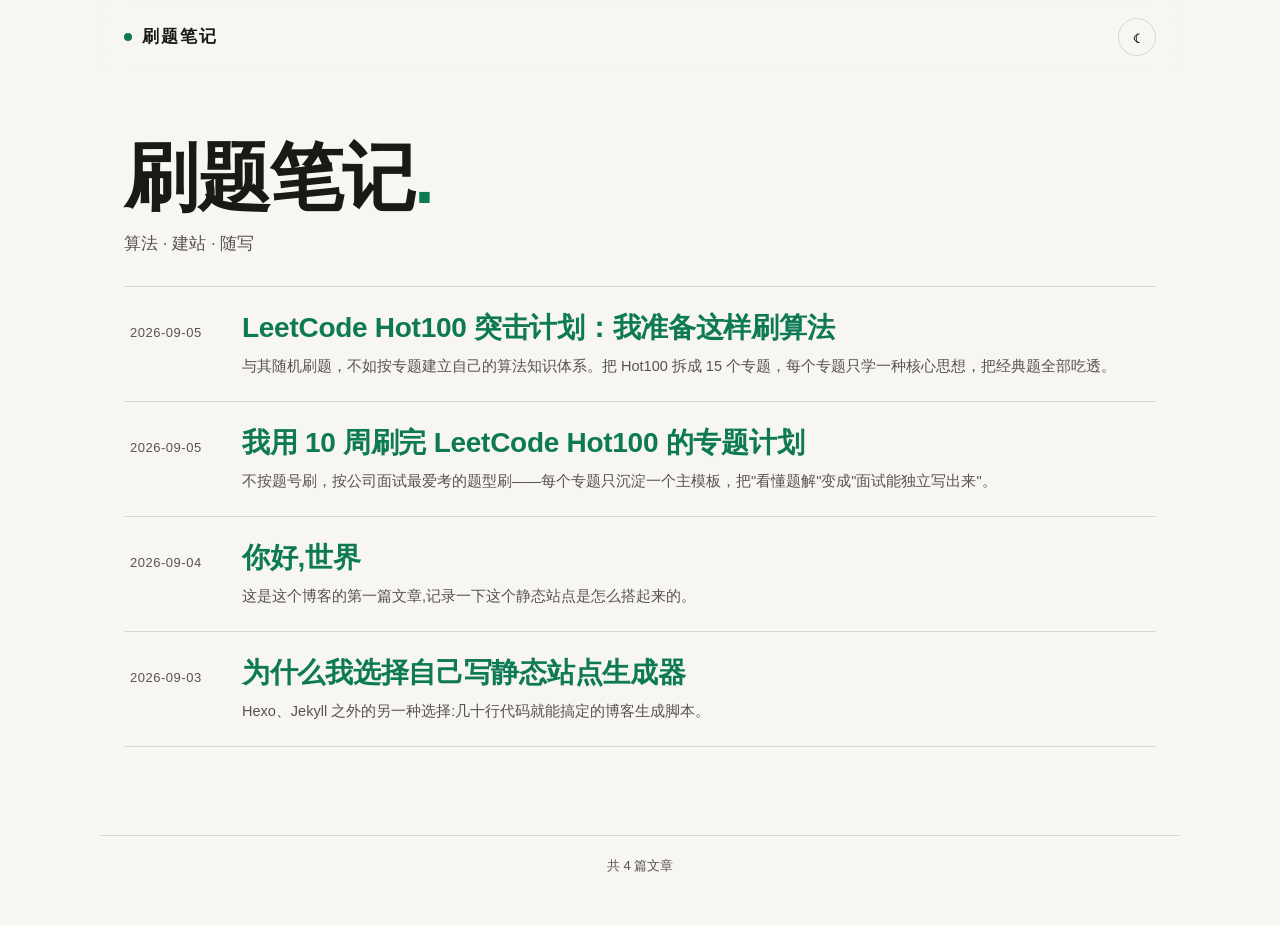
<file: index.html>
<!DOCTYPE html>
<html lang="zh-CN"><head><meta charset="UTF-8">
<meta name="viewport" content="width=device-width,initial-scale=1">
<title>刷题笔记</title>
<link rel="stylesheet" href="style.css">
</head><body>
<div class="scroll-progress" id="scroll-progress" aria-hidden="true"></div>
<header class="site">
  <a class="brand" href="index.html">刷题笔记</a>
  <div class="head-actions">
    <button class="icon-btn" id="theme-toggle" type="button" aria-label="切换深浅主题">☾</button>
  </div>
</header>
<div class="hero">
  <h1>刷题笔记<span class="dot">.</span></h1>
  <p class="tagline">算法 · 建站 · 随写</p>
</div>
<main><ul class="post-list"><li><time>2026-09-05</time><a class="entry" href="2026-09-05-hot100-roadmap.html"><h2>LeetCode Hot100 突击计划：我准备这样刷算法</h2><p class="excerpt">与其随机刷题，不如按专题建立自己的算法知识体系。把 Hot100 拆成 15 个专题，每个专题只学一种核心思想，把经典题全部吃透。</p></a></li><li><time>2026-09-05</time><a class="entry" href="2026-09-05-leetcode-hot100-plan.html"><h2>我用 10 周刷完 LeetCode Hot100 的专题计划</h2><p class="excerpt">不按题号刷，按公司面试最爱考的题型刷——每个专题只沉淀一个主模板，把"看懂题解"变成"面试能独立写出来"。</p></a></li><li><time>2026-09-04</time><a class="entry" href="2026-09-04-hello-world.html"><h2>你好,世界</h2><p class="excerpt">这是这个博客的第一篇文章,记录一下这个静态站点是怎么搭起来的。</p></a></li><li><time>2026-09-03</time><a class="entry" href="2026-09-03-static-site-notes.html"><h2>为什么我选择自己写静态站点生成器</h2><p class="excerpt">Hexo、Jekyll 之外的另一种选择:几十行代码就能搞定的博客生成脚本。</p></a></li></ul>
<nav class="pagination"></nav></main>
<footer>共 4 篇文章</footer>
<button class="top-btn" id="back-to-top" type="button" aria-label="回到顶部" hidden>↑</button>
<script src="script.js"></script>
</body></html>
</file>
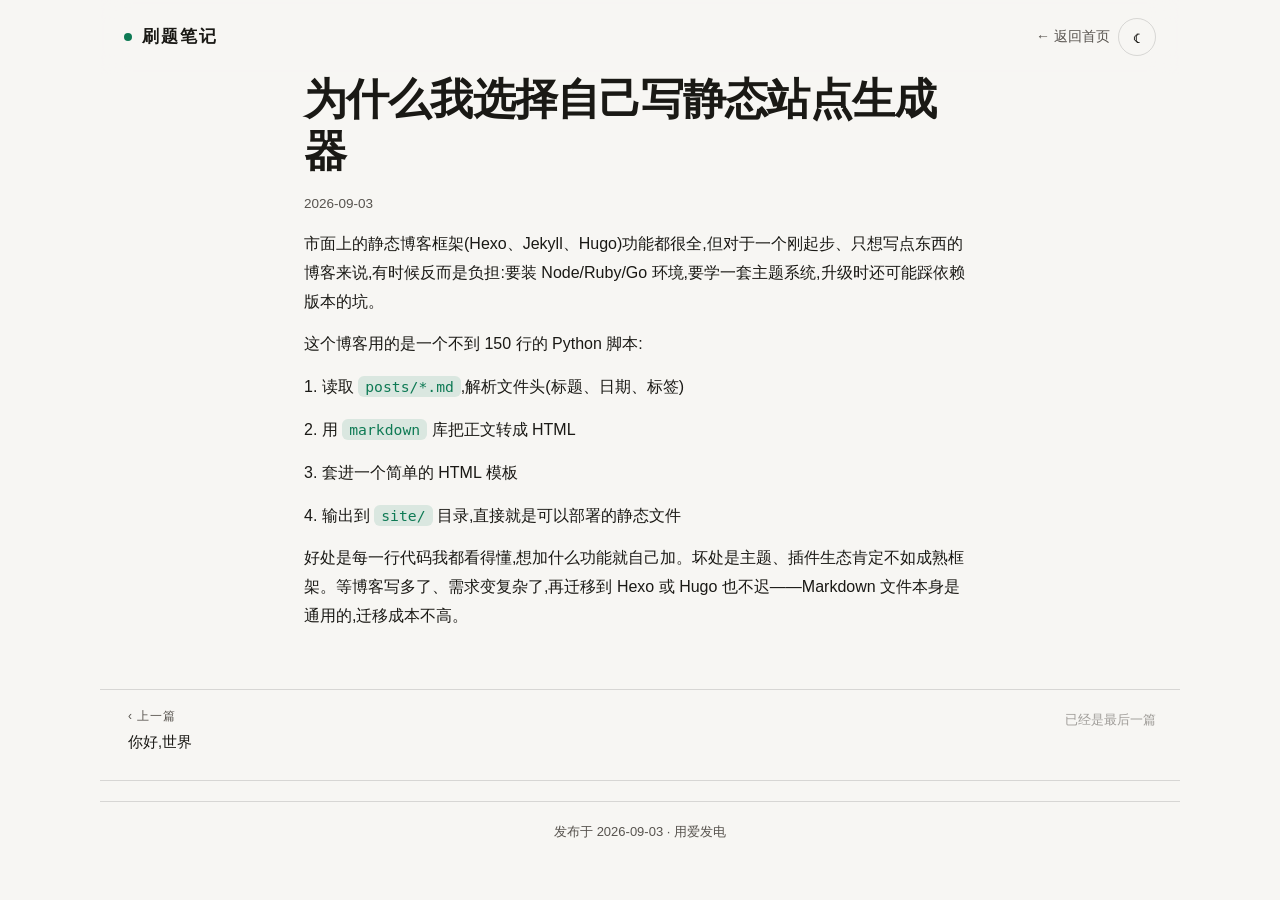
<file: 2026-09-03-static-site-notes.html>
<!DOCTYPE html>
<html lang="zh-CN"><head><meta charset="UTF-8">
<meta name="viewport" content="width=device-width,initial-scale=1">
<title>为什么我选择自己写静态站点生成器 · 刷题笔记</title>
<link rel="stylesheet" href="style.css">
</head><body>
<div class="scroll-progress" id="scroll-progress" aria-hidden="true"></div>
<header class="site">
  <a class="brand" href="index.html">刷题笔记</a>
  <div class="head-actions">
    <a class="back-link" href="index.html">← 返回首页</a>
    <button class="icon-btn" id="theme-toggle" type="button" aria-label="切换深浅主题">☾</button>
  </div>
</header>
<main class="post no-toc">
  <article class="post-body">
    <h1>为什么我选择自己写静态站点生成器</h1>
    <p class="post-date">2026-09-03</p>
    <p>市面上的静态博客框架(Hexo、Jekyll、Hugo)功能都很全,但对于一个刚起步、只想写点东西的博客来说,有时候反而是负担:要装 Node/Ruby/Go 环境,要学一套主题系统,升级时还可能踩依赖版本的坑。</p>
<p>这个博客用的是一个不到 150 行的 Python 脚本:</p>
<p>1. 读取 <code>posts/*.md</code>,解析文件头(标题、日期、标签)</p>
<p>2. 用 <code>markdown</code> 库把正文转成 HTML</p>
<p>3. 套进一个简单的 HTML 模板</p>
<p>4. 输出到 <code>site/</code> 目录,直接就是可以部署的静态文件</p>
<p>好处是每一行代码我都看得懂,想加什么功能就自己加。坏处是主题、插件生态肯定不如成熟框架。等博客写多了、需求变复杂了,再迁移到 Hexo 或 Hugo 也不迟——Markdown 文件本身是通用的,迁移成本不高。</p>
  </article>
  
</main>
<nav class="pager">
  <span class="prev"><a href="2026-09-04-hello-world.html" title="你好,世界"><span class="lbl">‹ 上一篇</span>你好,世界</a></span>
  <span class="next"><span class="disabled">已经是最后一篇</span></span>
</nav>
<footer>发布于 2026-09-03 · 用爱发电</footer>
<button class="top-btn" id="back-to-top" type="button" aria-label="回到顶部" hidden>↑</button>
<script src="script.js"></script>
</body></html>
</file>
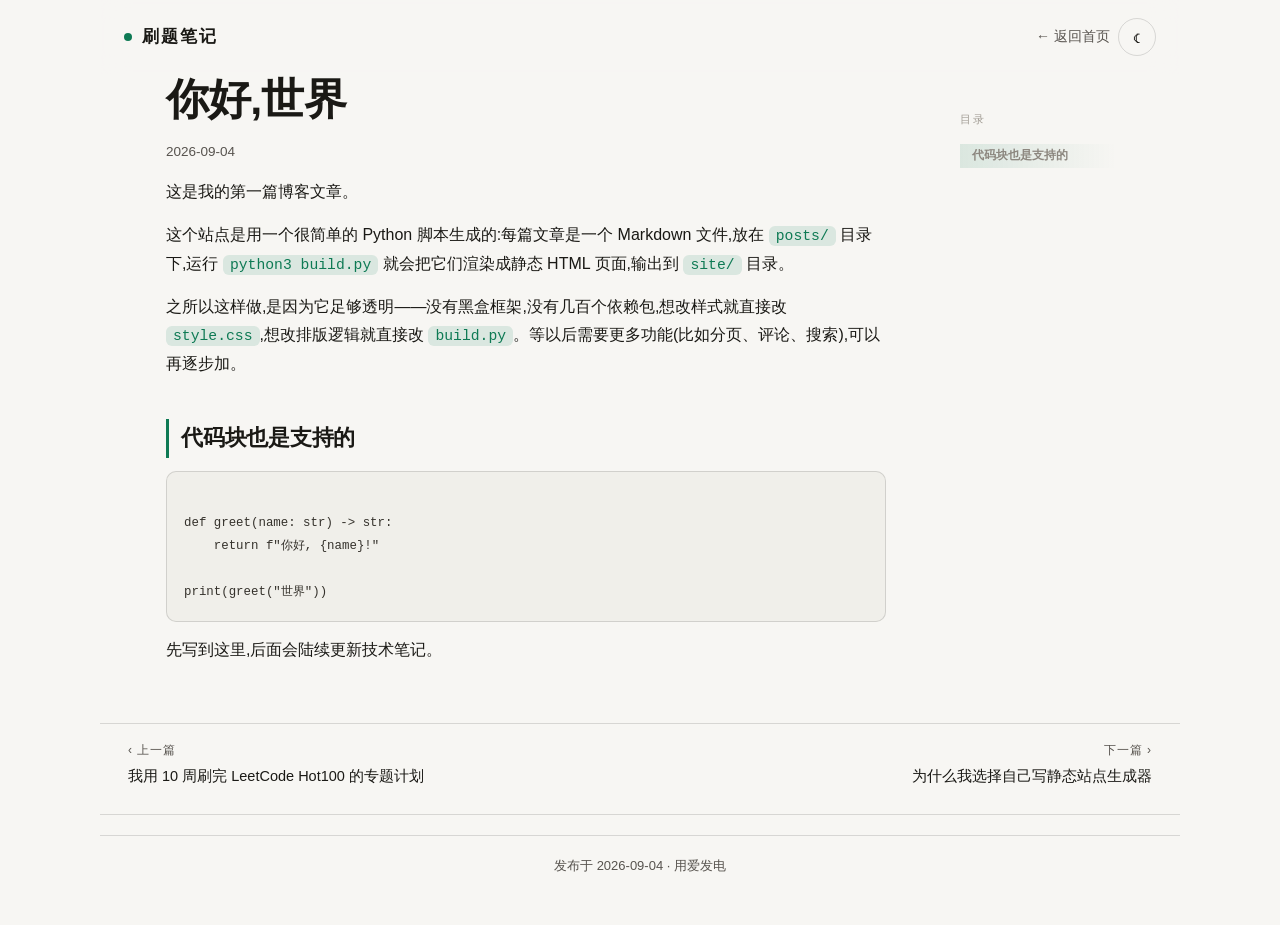
<file: 2026-09-04-hello-world.html>
<!DOCTYPE html>
<html lang="zh-CN"><head><meta charset="UTF-8">
<meta name="viewport" content="width=device-width,initial-scale=1">
<title>你好,世界 · 刷题笔记</title>
<link rel="stylesheet" href="style.css">
</head><body>
<div class="scroll-progress" id="scroll-progress" aria-hidden="true"></div>
<header class="site">
  <a class="brand" href="index.html">刷题笔记</a>
  <div class="head-actions">
    <a class="back-link" href="index.html">← 返回首页</a>
    <button class="icon-btn" id="theme-toggle" type="button" aria-label="切换深浅主题">☾</button>
  </div>
</header>
<main class="post">
  <article class="post-body">
    <h1>你好,世界</h1>
    <p class="post-date">2026-09-04</p>
    <p>这是我的第一篇博客文章。</p>
<p>这个站点是用一个很简单的 Python 脚本生成的:每篇文章是一个 Markdown 文件,放在 <code>posts/</code> 目录下,运行 <code>python3 build.py</code> 就会把它们渲染成静态 HTML 页面,输出到 <code>site/</code> 目录。</p>
<p>之所以这样做,是因为它足够透明——没有黑盒框架,没有几百个依赖包,想改样式就直接改 <code>style.css</code>,想改排版逻辑就直接改 <code>build.py</code>。等以后需要更多功能(比如分页、评论、搜索),可以再逐步加。</p>
<h2 id="sec-1">代码块也是支持的</h2>
<pre><code>
def greet(name: str) -&gt; str:
    return f&quot;你好, {name}!&quot;

print(greet(&quot;世界&quot;))
</code></pre>
<p>先写到这里,后面会陆续更新技术笔记。</p>
  </article>
  <aside class="toc" aria-label="目录"><p class="toc-title">目录</p><ol class="toc-list"><li class="toc-h2"><a href="#sec-1">代码块也是支持的</a></li></ol></aside>
</main>
<nav class="pager">
  <span class="prev"><a href="2026-09-05-leetcode-hot100-plan.html" title="我用 10 周刷完 LeetCode Hot100 的专题计划"><span class="lbl">‹ 上一篇</span>我用 10 周刷完 LeetCode Hot100 的专题计划</a></span>
  <span class="next"><a href="2026-09-03-static-site-notes.html" title="为什么我选择自己写静态站点生成器"><span class="lbl">下一篇 ›</span>为什么我选择自己写静态站点生成器</a></span>
</nav>
<footer>发布于 2026-09-04 · 用爱发电</footer>
<button class="top-btn" id="back-to-top" type="button" aria-label="回到顶部" hidden>↑</button>
<script src="script.js"></script>
</body></html>
</file>
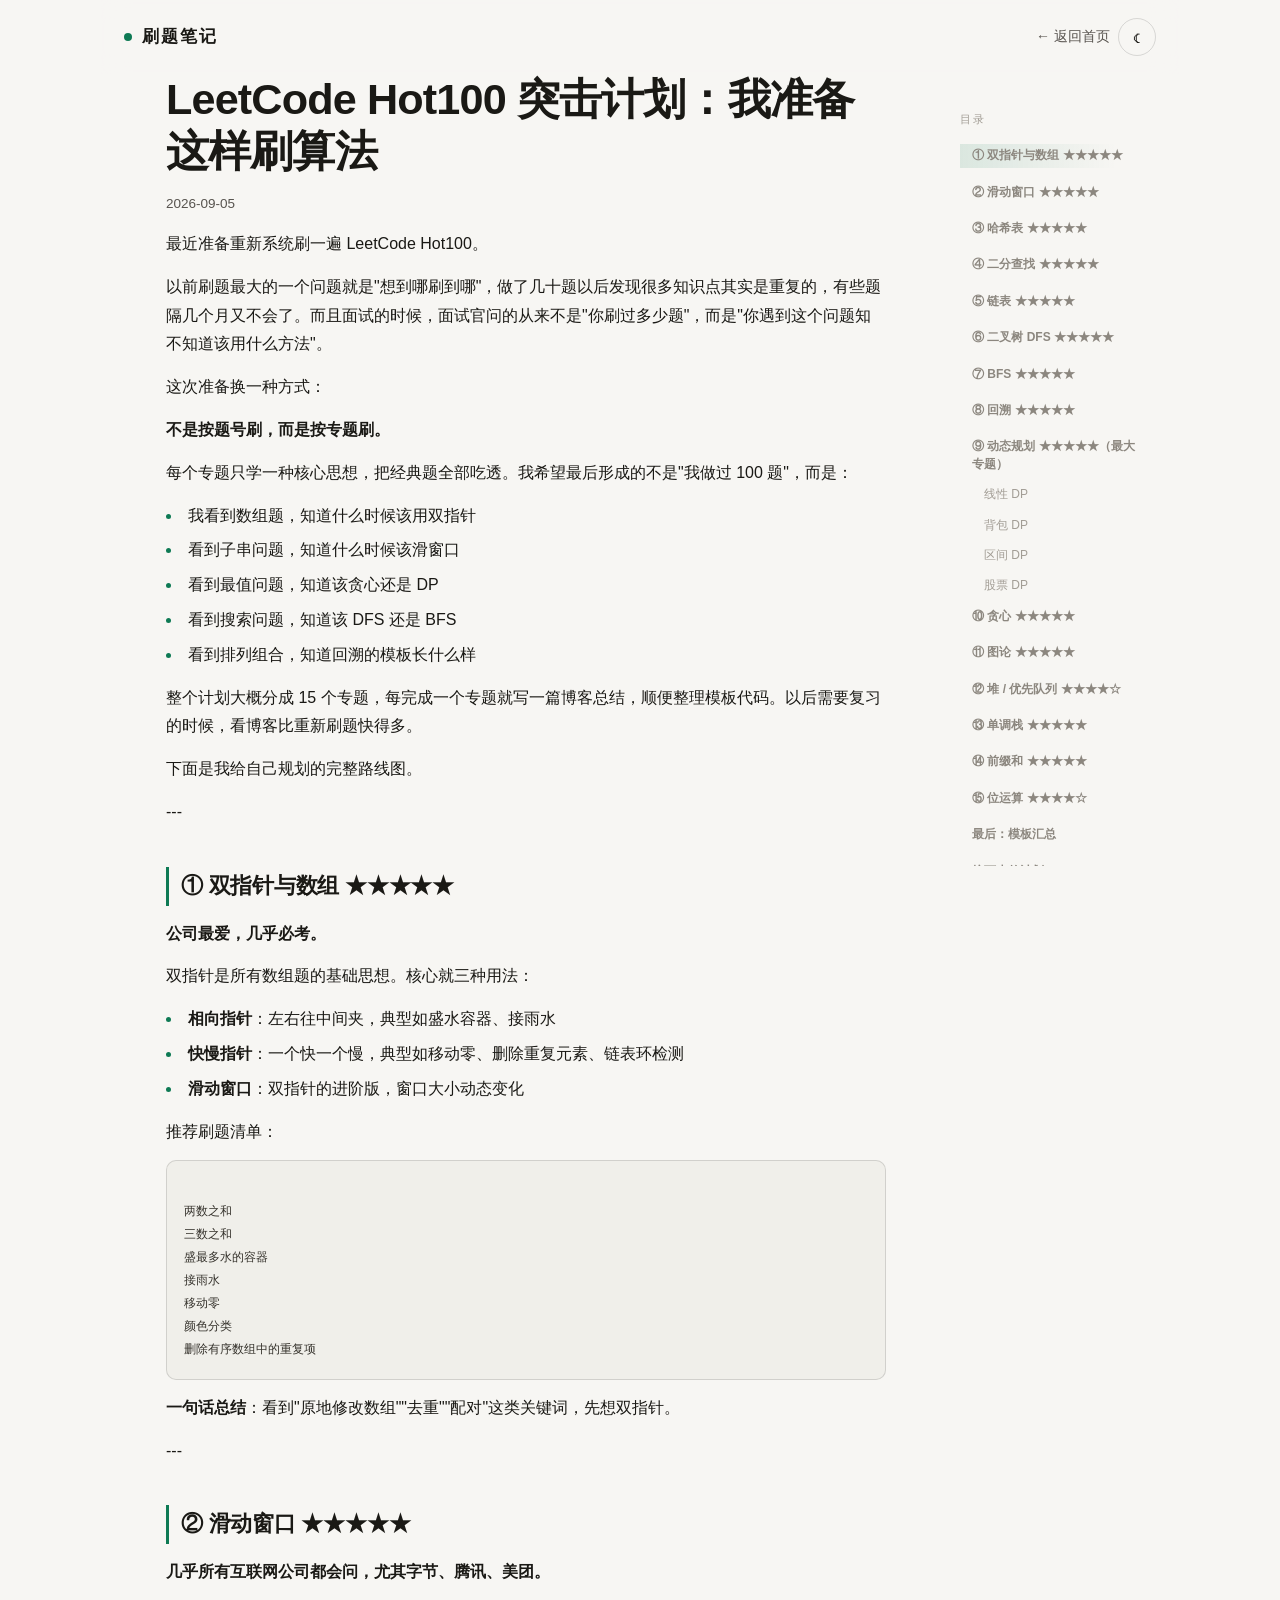
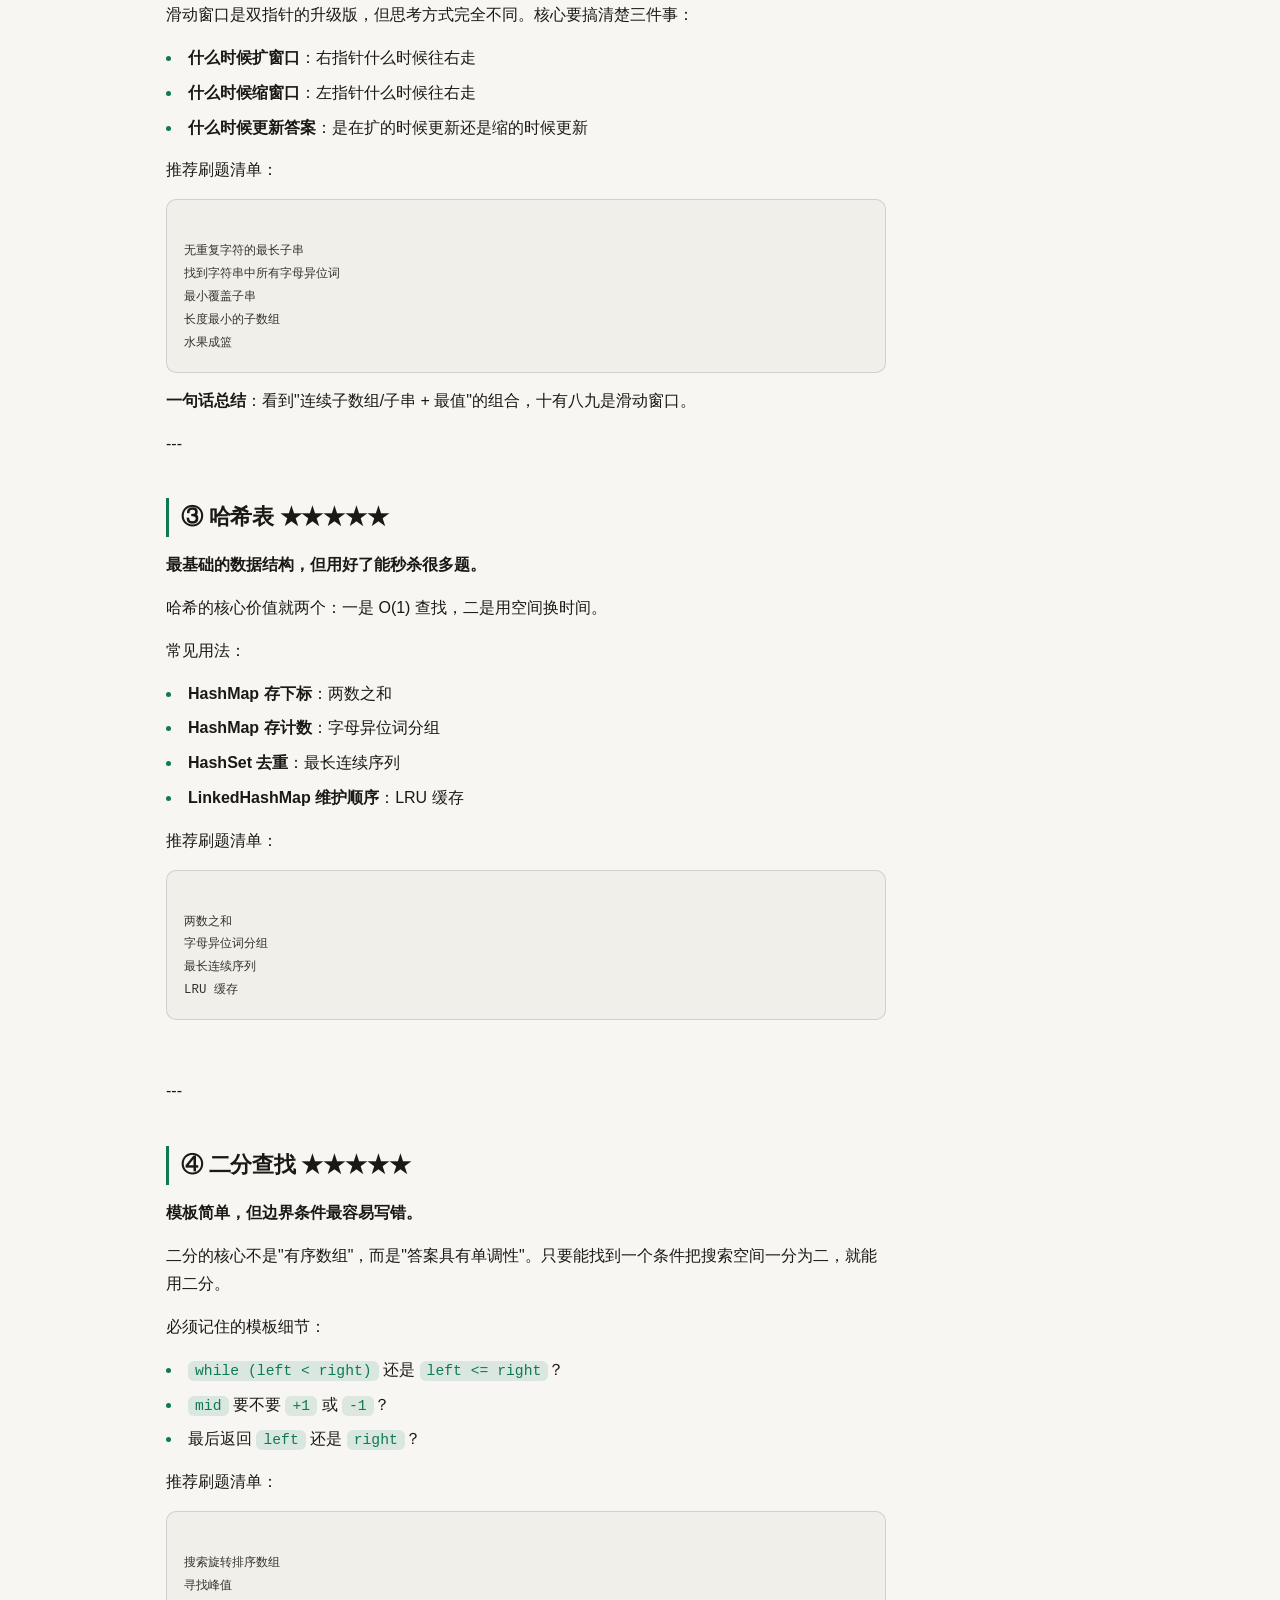
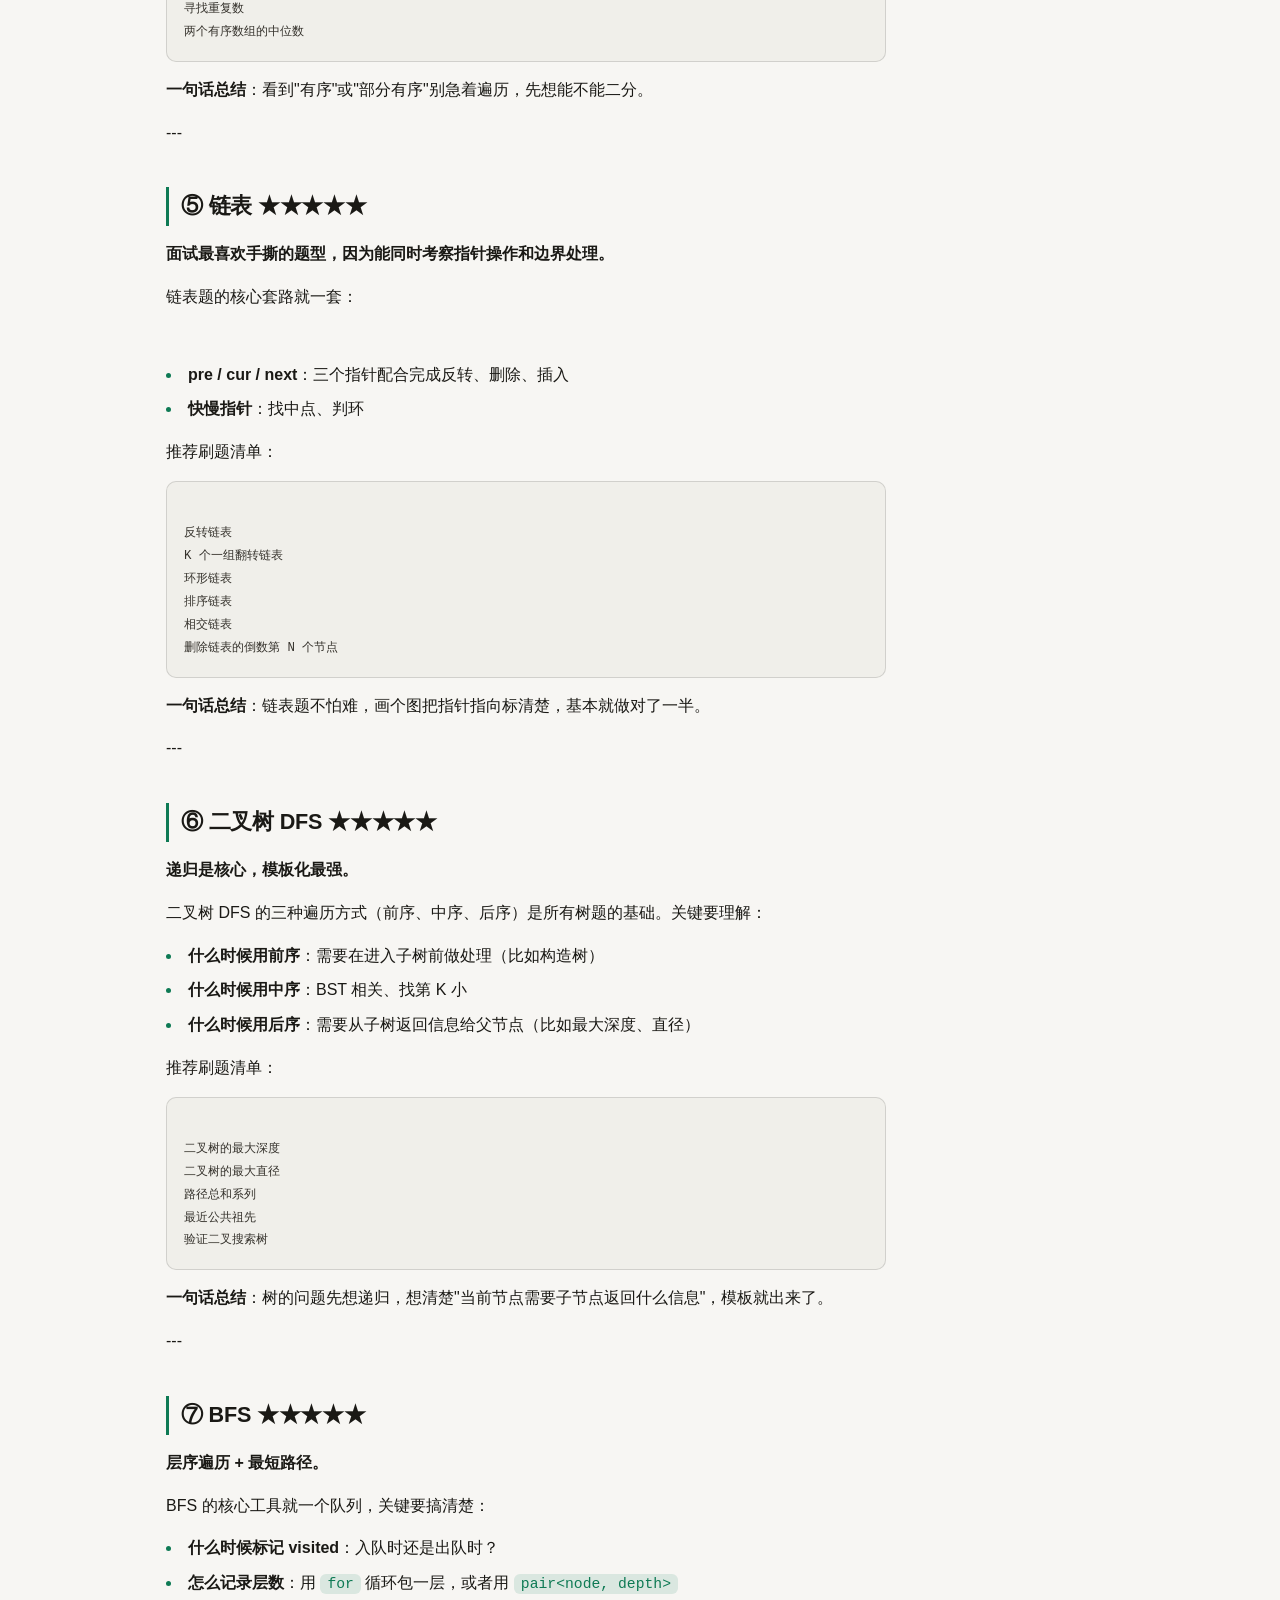
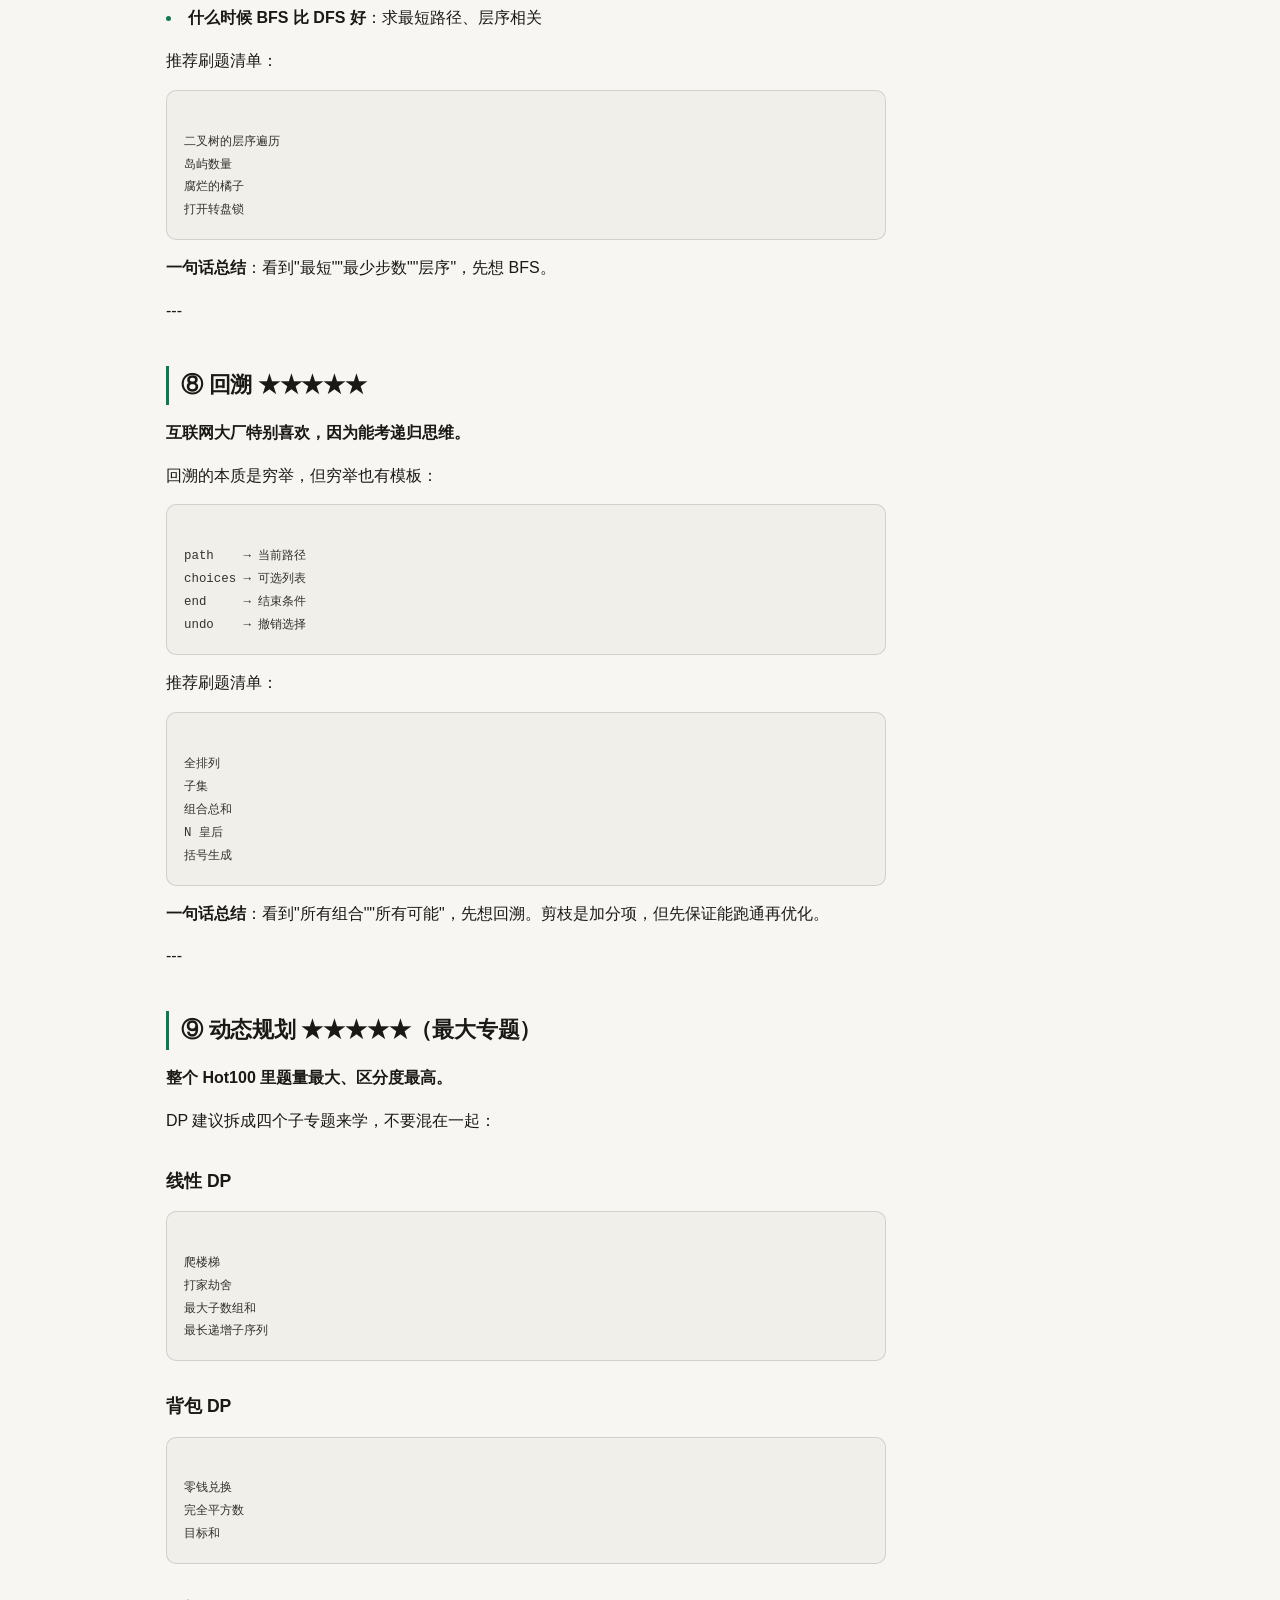
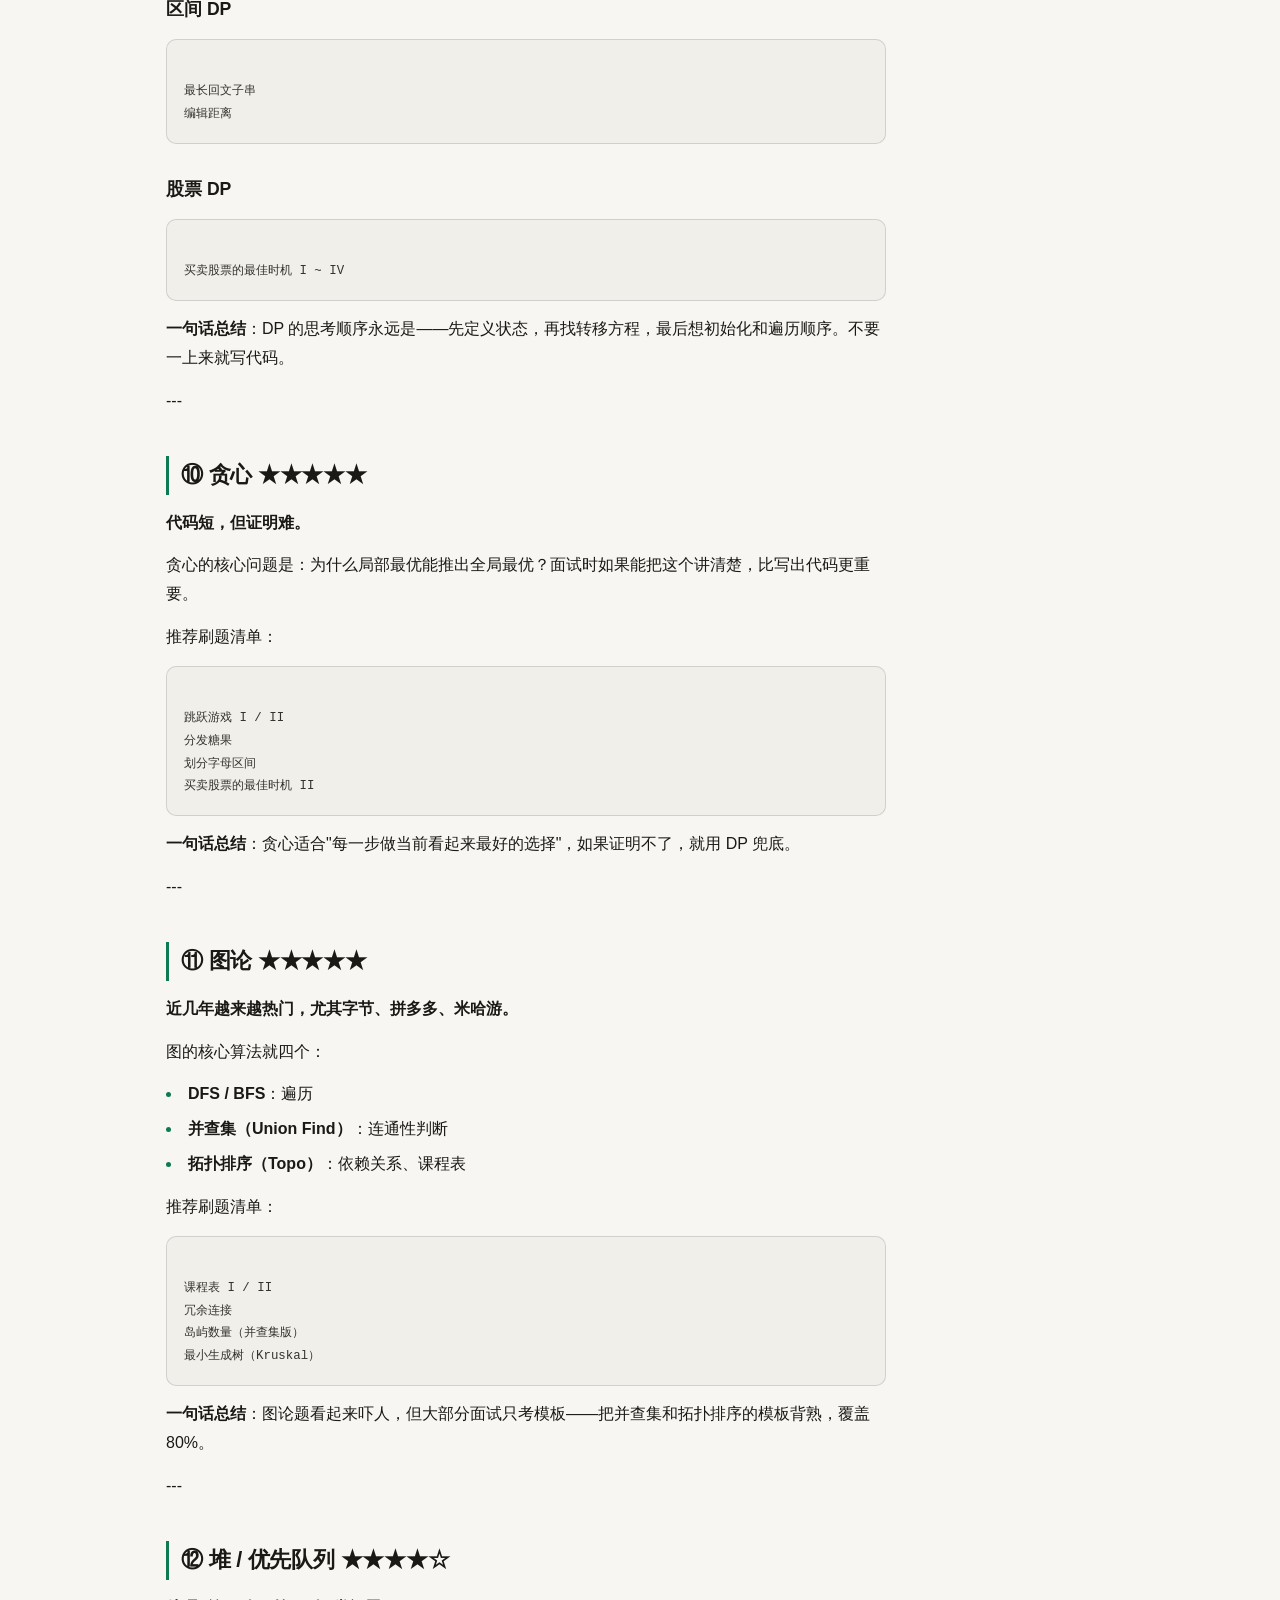
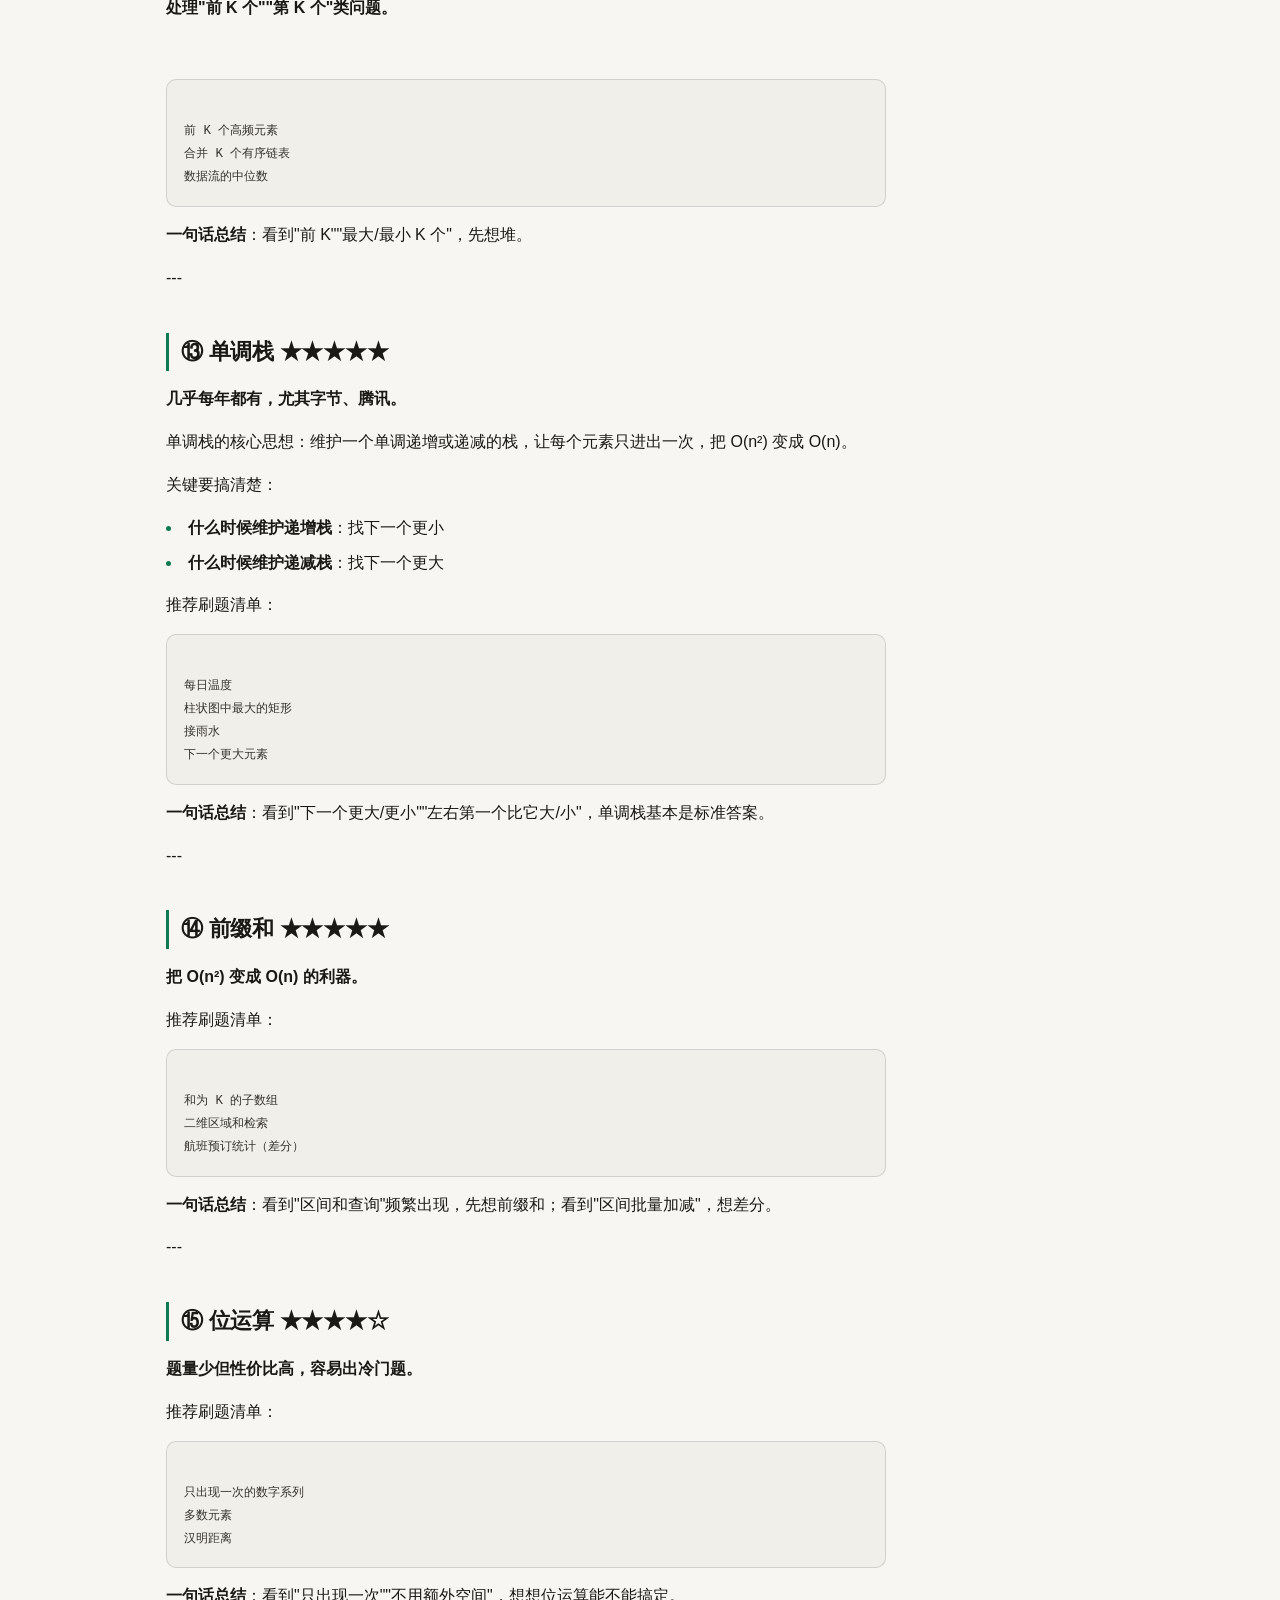
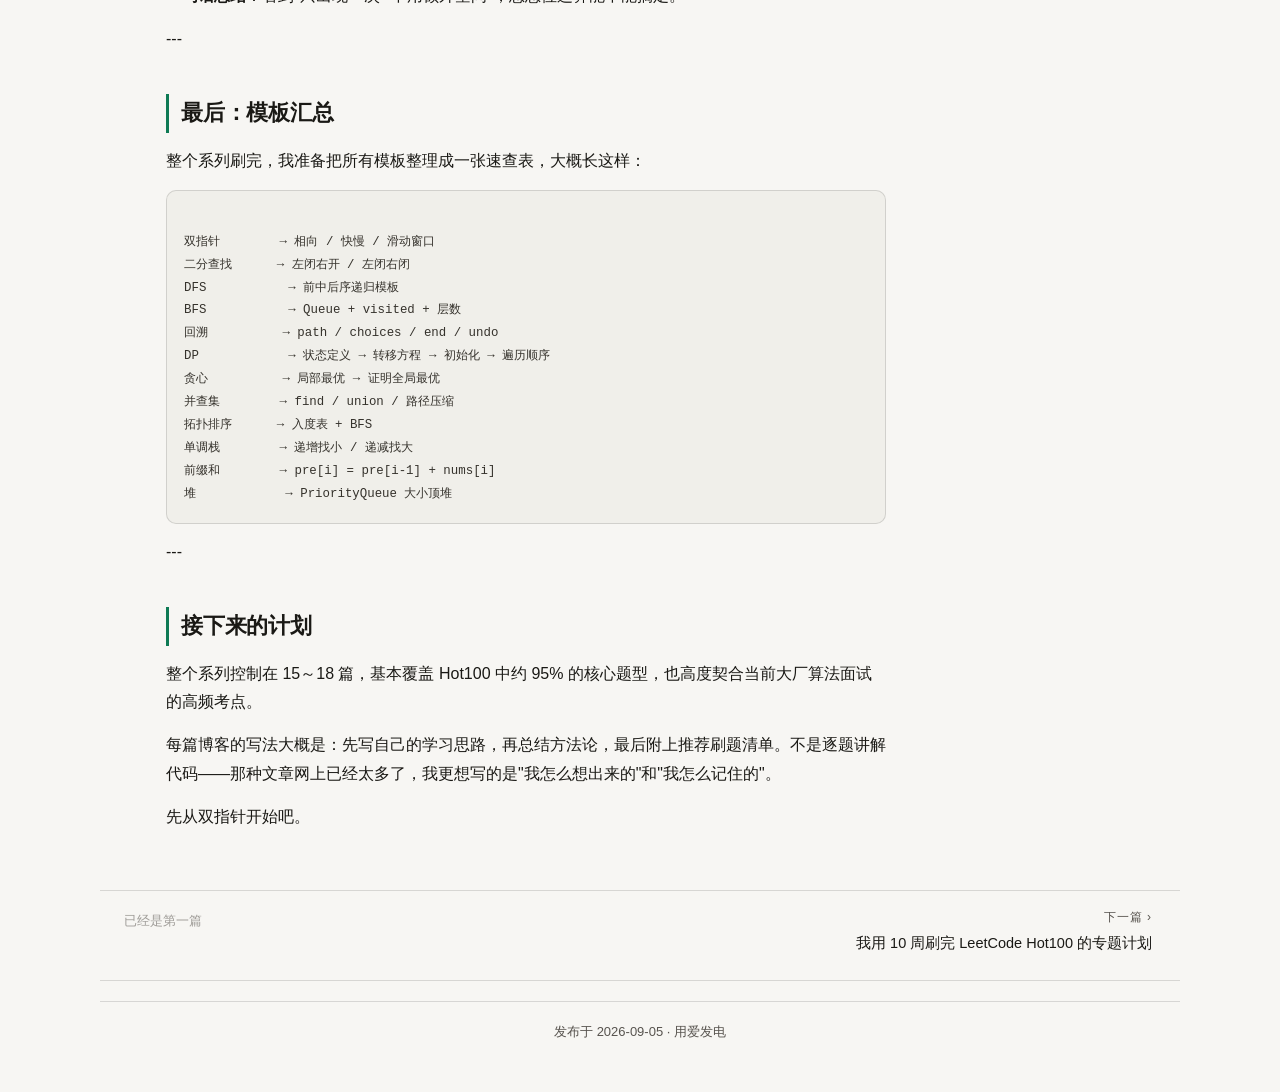
<file: 2026-09-05-hot100-roadmap.html>
<!DOCTYPE html>
<html lang="zh-CN"><head><meta charset="UTF-8">
<meta name="viewport" content="width=device-width,initial-scale=1">
<title>LeetCode Hot100 突击计划：我准备这样刷算法 · 刷题笔记</title>
<link rel="stylesheet" href="style.css">
</head><body>
<div class="scroll-progress" id="scroll-progress" aria-hidden="true"></div>
<header class="site">
  <a class="brand" href="index.html">刷题笔记</a>
  <div class="head-actions">
    <a class="back-link" href="index.html">← 返回首页</a>
    <button class="icon-btn" id="theme-toggle" type="button" aria-label="切换深浅主题">☾</button>
  </div>
</header>
<main class="post">
  <article class="post-body">
    <h1>LeetCode Hot100 突击计划：我准备这样刷算法</h1>
    <p class="post-date">2026-09-05</p>
    <p>最近准备重新系统刷一遍 LeetCode Hot100。</p>
<p>以前刷题最大的一个问题就是&quot;想到哪刷到哪&quot;，做了几十题以后发现很多知识点其实是重复的，有些题隔几个月又不会了。而且面试的时候，面试官问的从来不是&quot;你刷过多少题&quot;，而是&quot;你遇到这个问题知不知道该用什么方法&quot;。</p>
<p>这次准备换一种方式：</p>
<p><strong>不是按题号刷，而是按专题刷。</strong></p>
<p>每个专题只学一种核心思想，把经典题全部吃透。我希望最后形成的不是&quot;我做过 100 题&quot;，而是：</p>
<li>我看到数组题，知道什么时候该用双指针</li>
<li>看到子串问题，知道什么时候该滑窗口</li>
<li>看到最值问题，知道该贪心还是 DP</li>
<li>看到搜索问题，知道该 DFS 还是 BFS</li>
<li>看到排列组合，知道回溯的模板长什么样</li>
<p>整个计划大概分成 15 个专题，每完成一个专题就写一篇博客总结，顺便整理模板代码。以后需要复习的时候，看博客比重新刷题快得多。</p>
<p>下面是我给自己规划的完整路线图。</p>
<p>---</p>
<h2 id="sec-1">① 双指针与数组 ★★★★★</h2>
<p><strong>公司最爱，几乎必考。</strong></p>
<p>双指针是所有数组题的基础思想。核心就三种用法：</p>
<li><strong>相向指针</strong>：左右往中间夹，典型如盛水容器、接雨水</li>
<li><strong>快慢指针</strong>：一个快一个慢，典型如移动零、删除重复元素、链表环检测</li>
<li><strong>滑动窗口</strong>：双指针的进阶版，窗口大小动态变化</li>
<p>推荐刷题清单：</p>
<pre><code>
两数之和
三数之和
盛最多水的容器
接雨水
移动零
颜色分类
删除有序数组中的重复项
</code></pre>
<p><strong>一句话总结</strong>：看到&quot;原地修改数组&quot;&quot;去重&quot;&quot;配对&quot;这类关键词，先想双指针。</p>
<p>---</p>
<h2 id="sec-2">② 滑动窗口 ★★★★★</h2>
<p><strong>几乎所有互联网公司都会问，尤其字节、腾讯、美团。</strong></p>
<p>滑动窗口是双指针的升级版，但思考方式完全不同。核心要搞清楚三件事：</p>
<li><strong>什么时候扩窗口</strong>：右指针什么时候往右走</li>
<li><strong>什么时候缩窗口</strong>：左指针什么时候往右走</li>
<li><strong>什么时候更新答案</strong>：是在扩的时候更新还是缩的时候更新</li>
<p>推荐刷题清单：</p>
<pre><code>
无重复字符的最长子串
找到字符串中所有字母异位词
最小覆盖子串
长度最小的子数组
水果成篮
</code></pre>
<p><strong>一句话总结</strong>：看到&quot;连续子数组/子串 + 最值&quot;的组合，十有八九是滑动窗口。</p>
<p>---</p>
<h2 id="sec-3">③ 哈希表 ★★★★★</h2>
<p><strong>最基础的数据结构，但用好了能秒杀很多题。</strong></p>
<p>哈希的核心价值就两个：一是 O(1) 查找，二是用空间换时间。</p>
<p>常见用法：</p>
<li><strong>HashMap 存下标</strong>：两数之和</li>
<li><strong>HashMap 存计数</strong>：字母异位词分组</li>
<li><strong>HashSet 去重</strong>：最长连续序列</li>
<li><strong>LinkedHashMap 维护顺序</strong>：LRU 缓存</li>
<p>推荐刷题清单：</p>
<pre><code>
两数之和
字母异位词分组
最长连续序列
LRU 缓存
</code></pre>
<p><strong>一句话总结</strong>：暴力解法超时的时候，想想能不能用哈希把 O(n²) 变成 O(n)。</p>
<p>---</p>
<h2 id="sec-4">④ 二分查找 ★★★★★</h2>
<p><strong>模板简单，但边界条件最容易写错。</strong></p>
<p>二分的核心不是&quot;有序数组&quot;，而是&quot;答案具有单调性&quot;。只要能找到一个条件把搜索空间一分为二，就能用二分。</p>
<p>必须记住的模板细节：</p>
<li><code>while (left &lt; right)</code> 还是 <code>left &lt;= right</code>？</li>
<li><code>mid</code> 要不要 <code>+1</code> 或 <code>-1</code>？</li>
<li>最后返回 <code>left</code> 还是 <code>right</code>？</li>
<p>推荐刷题清单：</p>
<pre><code>
搜索旋转排序数组
寻找峰值
寻找重复数
两个有序数组的中位数
</code></pre>
<p><strong>一句话总结</strong>：看到&quot;有序&quot;或&quot;部分有序&quot;别急着遍历，先想能不能二分。</p>
<p>---</p>
<h2 id="sec-5">⑤ 链表 ★★★★★</h2>
<p><strong>面试最喜欢手撕的题型，因为能同时考察指针操作和边界处理。</strong></p>
<p>链表题的核心套路就一套：</p>
<li><strong>dummy 节点</strong>：处理头节点可能被删除的情况</li>
<li><strong>pre / cur / next</strong>：三个指针配合完成反转、删除、插入</li>
<li><strong>快慢指针</strong>：找中点、判环</li>
<p>推荐刷题清单：</p>
<pre><code>
反转链表
K 个一组翻转链表
环形链表
排序链表
相交链表
删除链表的倒数第 N 个节点
</code></pre>
<p><strong>一句话总结</strong>：链表题不怕难，画个图把指针指向标清楚，基本就做对了一半。</p>
<p>---</p>
<h2 id="sec-6">⑥ 二叉树 DFS ★★★★★</h2>
<p><strong>递归是核心，模板化最强。</strong></p>
<p>二叉树 DFS 的三种遍历方式（前序、中序、后序）是所有树题的基础。关键要理解：</p>
<li><strong>什么时候用前序</strong>：需要在进入子树前做处理（比如构造树）</li>
<li><strong>什么时候用中序</strong>：BST 相关、找第 K 小</li>
<li><strong>什么时候用后序</strong>：需要从子树返回信息给父节点（比如最大深度、直径）</li>
<p>推荐刷题清单：</p>
<pre><code>
二叉树的最大深度
二叉树的最大直径
路径总和系列
最近公共祖先
验证二叉搜索树
</code></pre>
<p><strong>一句话总结</strong>：树的问题先想递归，想清楚&quot;当前节点需要子节点返回什么信息&quot;，模板就出来了。</p>
<p>---</p>
<h2 id="sec-7">⑦ BFS ★★★★★</h2>
<p><strong>层序遍历 + 最短路径。</strong></p>
<p>BFS 的核心工具就一个队列，关键要搞清楚：</p>
<li><strong>什么时候标记 visited</strong>：入队时还是出队时？</li>
<li><strong>怎么记录层数</strong>：用 <code>for</code> 循环包一层，或者用 <code>pair&lt;node, depth&gt;</code></li>
<li><strong>什么时候 BFS 比 DFS 好</strong>：求最短路径、层序相关</li>
<p>推荐刷题清单：</p>
<pre><code>
二叉树的层序遍历
岛屿数量
腐烂的橘子
打开转盘锁
</code></pre>
<p><strong>一句话总结</strong>：看到&quot;最短&quot;&quot;最少步数&quot;&quot;层序&quot;，先想 BFS。</p>
<p>---</p>
<h2 id="sec-8">⑧ 回溯 ★★★★★</h2>
<p><strong>互联网大厂特别喜欢，因为能考递归思维。</strong></p>
<p>回溯的本质是穷举，但穷举也有模板：</p>
<pre><code>
path    → 当前路径
choices → 可选列表
end     → 结束条件
undo    → 撤销选择
</code></pre>
<p>推荐刷题清单：</p>
<pre><code>
全排列
子集
组合总和
N 皇后
括号生成
</code></pre>
<p><strong>一句话总结</strong>：看到&quot;所有组合&quot;&quot;所有可能&quot;，先想回溯。剪枝是加分项，但先保证能跑通再优化。</p>
<p>---</p>
<h2 id="sec-9">⑨ 动态规划 ★★★★★（最大专题）</h2>
<p><strong>整个 Hot100 里题量最大、区分度最高。</strong></p>
<p>DP 建议拆成四个子专题来学，不要混在一起：</p>
<h3 id="sec-10">线性 DP</h3>
<pre><code>
爬楼梯
打家劫舍
最大子数组和
最长递增子序列
</code></pre>
<h3 id="sec-11">背包 DP</h3>
<pre><code>
零钱兑换
完全平方数
目标和
</code></pre>
<h3 id="sec-12">区间 DP</h3>
<pre><code>
最长回文子串
编辑距离
</code></pre>
<h3 id="sec-13">股票 DP</h3>
<pre><code>
买卖股票的最佳时机 I ~ IV
</code></pre>
<p><strong>一句话总结</strong>：DP 的思考顺序永远是——先定义状态，再找转移方程，最后想初始化和遍历顺序。不要一上来就写代码。</p>
<p>---</p>
<h2 id="sec-14">⑩ 贪心 ★★★★★</h2>
<p><strong>代码短，但证明难。</strong></p>
<p>贪心的核心问题是：为什么局部最优能推出全局最优？面试时如果能把这个讲清楚，比写出代码更重要。</p>
<p>推荐刷题清单：</p>
<pre><code>
跳跃游戏 I / II
分发糖果
划分字母区间
买卖股票的最佳时机 II
</code></pre>
<p><strong>一句话总结</strong>：贪心适合&quot;每一步做当前看起来最好的选择&quot;，如果证明不了，就用 DP 兜底。</p>
<p>---</p>
<h2 id="sec-15">⑪ 图论 ★★★★★</h2>
<p><strong>近几年越来越热门，尤其字节、拼多多、米哈游。</strong></p>
<p>图的核心算法就四个：</p>
<li><strong>DFS / BFS</strong>：遍历</li>
<li><strong>并查集（Union Find）</strong>：连通性判断</li>
<li><strong>拓扑排序（Topo）</strong>：依赖关系、课程表</li>
<p>推荐刷题清单：</p>
<pre><code>
课程表 I / II
冗余连接
岛屿数量（并查集版）
最小生成树（Kruskal）
</code></pre>
<p><strong>一句话总结</strong>：图论题看起来吓人，但大部分面试只考模板——把并查集和拓扑排序的模板背熟，覆盖 80%。</p>
<p>---</p>
<h2 id="sec-16">⑫ 堆 / 优先队列 ★★★★☆</h2>
<p><strong>处理&quot;前 K 个&quot;&quot;第 K 个&quot;类问题。</strong></p>
<p>推荐刷题清单：</p>
<pre><code>
前 K 个高频元素
合并 K 个有序链表
数据流的中位数
</code></pre>
<p><strong>一句话总结</strong>：看到&quot;前 K&quot;&quot;最大/最小 K 个&quot;，先想堆。</p>
<p>---</p>
<h2 id="sec-17">⑬ 单调栈 ★★★★★</h2>
<p><strong>几乎每年都有，尤其字节、腾讯。</strong></p>
<p>单调栈的核心思想：维护一个单调递增或递减的栈，让每个元素只进出一次，把 O(n²) 变成 O(n)。</p>
<p>关键要搞清楚：</p>
<li><strong>什么时候维护递增栈</strong>：找下一个更小</li>
<li><strong>什么时候维护递减栈</strong>：找下一个更大</li>
<p>推荐刷题清单：</p>
<pre><code>
每日温度
柱状图中最大的矩形
接雨水
下一个更大元素
</code></pre>
<p><strong>一句话总结</strong>：看到&quot;下一个更大/更小&quot;&quot;左右第一个比它大/小&quot;，单调栈基本是标准答案。</p>
<p>---</p>
<h2 id="sec-18">⑭ 前缀和 ★★★★★</h2>
<p><strong>把 O(n²) 变成 O(n) 的利器。</strong></p>
<p>推荐刷题清单：</p>
<pre><code>
和为 K 的子数组
二维区域和检索
航班预订统计（差分）
</code></pre>
<p><strong>一句话总结</strong>：看到&quot;区间和查询&quot;频繁出现，先想前缀和；看到&quot;区间批量加减&quot;，想差分。</p>
<p>---</p>
<h2 id="sec-19">⑮ 位运算 ★★★★☆</h2>
<p><strong>题量少但性价比高，容易出冷门题。</strong></p>
<p>推荐刷题清单：</p>
<pre><code>
只出现一次的数字系列
多数元素
汉明距离
</code></pre>
<p><strong>一句话总结</strong>：看到&quot;只出现一次&quot;&quot;不用额外空间&quot;，想想位运算能不能搞定。</p>
<p>---</p>
<h2 id="sec-20">最后：模板汇总</h2>
<p>整个系列刷完，我准备把所有模板整理成一张速查表，大概长这样：</p>
<pre><code>
双指针        → 相向 / 快慢 / 滑动窗口
二分查找      → 左闭右开 / 左闭右闭
DFS           → 前中后序递归模板
BFS           → Queue + visited + 层数
回溯          → path / choices / end / undo
DP            → 状态定义 → 转移方程 → 初始化 → 遍历顺序
贪心          → 局部最优 → 证明全局最优
并查集        → find / union / 路径压缩
拓扑排序      → 入度表 + BFS
单调栈        → 递增找小 / 递减找大
前缀和        → pre[i] = pre[i-1] + nums[i]
堆            → PriorityQueue 大小顶堆
</code></pre>
<p>---</p>
<h2 id="sec-21">接下来的计划</h2>
<p>整个系列控制在 15～18 篇，基本覆盖 Hot100 中约 95% 的核心题型，也高度契合当前大厂算法面试的高频考点。</p>
<p>每篇博客的写法大概是：先写自己的学习思路，再总结方法论，最后附上推荐刷题清单。不是逐题讲解代码——那种文章网上已经太多了，我更想写的是&quot;我怎么想出来的&quot;和&quot;我怎么记住的&quot;。</p>
<p>先从双指针开始吧。</p>
  </article>
  <aside class="toc" aria-label="目录"><p class="toc-title">目录</p><ol class="toc-list"><li class="toc-h2"><a href="#sec-1">① 双指针与数组 ★★★★★</a></li><li class="toc-h2"><a href="#sec-2">② 滑动窗口 ★★★★★</a></li><li class="toc-h2"><a href="#sec-3">③ 哈希表 ★★★★★</a></li><li class="toc-h2"><a href="#sec-4">④ 二分查找 ★★★★★</a></li><li class="toc-h2"><a href="#sec-5">⑤ 链表 ★★★★★</a></li><li class="toc-h2"><a href="#sec-6">⑥ 二叉树 DFS ★★★★★</a></li><li class="toc-h2"><a href="#sec-7">⑦ BFS ★★★★★</a></li><li class="toc-h2"><a href="#sec-8">⑧ 回溯 ★★★★★</a></li><li class="toc-h2"><a href="#sec-9">⑨ 动态规划 ★★★★★（最大专题）</a></li><li class="toc-h3"><a href="#sec-10">线性 DP</a></li><li class="toc-h3"><a href="#sec-11">背包 DP</a></li><li class="toc-h3"><a href="#sec-12">区间 DP</a></li><li class="toc-h3"><a href="#sec-13">股票 DP</a></li><li class="toc-h2"><a href="#sec-14">⑩ 贪心 ★★★★★</a></li><li class="toc-h2"><a href="#sec-15">⑪ 图论 ★★★★★</a></li><li class="toc-h2"><a href="#sec-16">⑫ 堆 / 优先队列 ★★★★☆</a></li><li class="toc-h2"><a href="#sec-17">⑬ 单调栈 ★★★★★</a></li><li class="toc-h2"><a href="#sec-18">⑭ 前缀和 ★★★★★</a></li><li class="toc-h2"><a href="#sec-19">⑮ 位运算 ★★★★☆</a></li><li class="toc-h2"><a href="#sec-20">最后：模板汇总</a></li><li class="toc-h2"><a href="#sec-21">接下来的计划</a></li></ol></aside>
</main>
<nav class="pager">
  <span class="prev"><span class="disabled">已经是第一篇</span></span>
  <span class="next"><a href="2026-09-05-leetcode-hot100-plan.html" title="我用 10 周刷完 LeetCode Hot100 的专题计划"><span class="lbl">下一篇 ›</span>我用 10 周刷完 LeetCode Hot100 的专题计划</a></span>
</nav>
<footer>发布于 2026-09-05 · 用爱发电</footer>
<button class="top-btn" id="back-to-top" type="button" aria-label="回到顶部" hidden>↑</button>
<script src="script.js"></script>
</body></html>
</file>
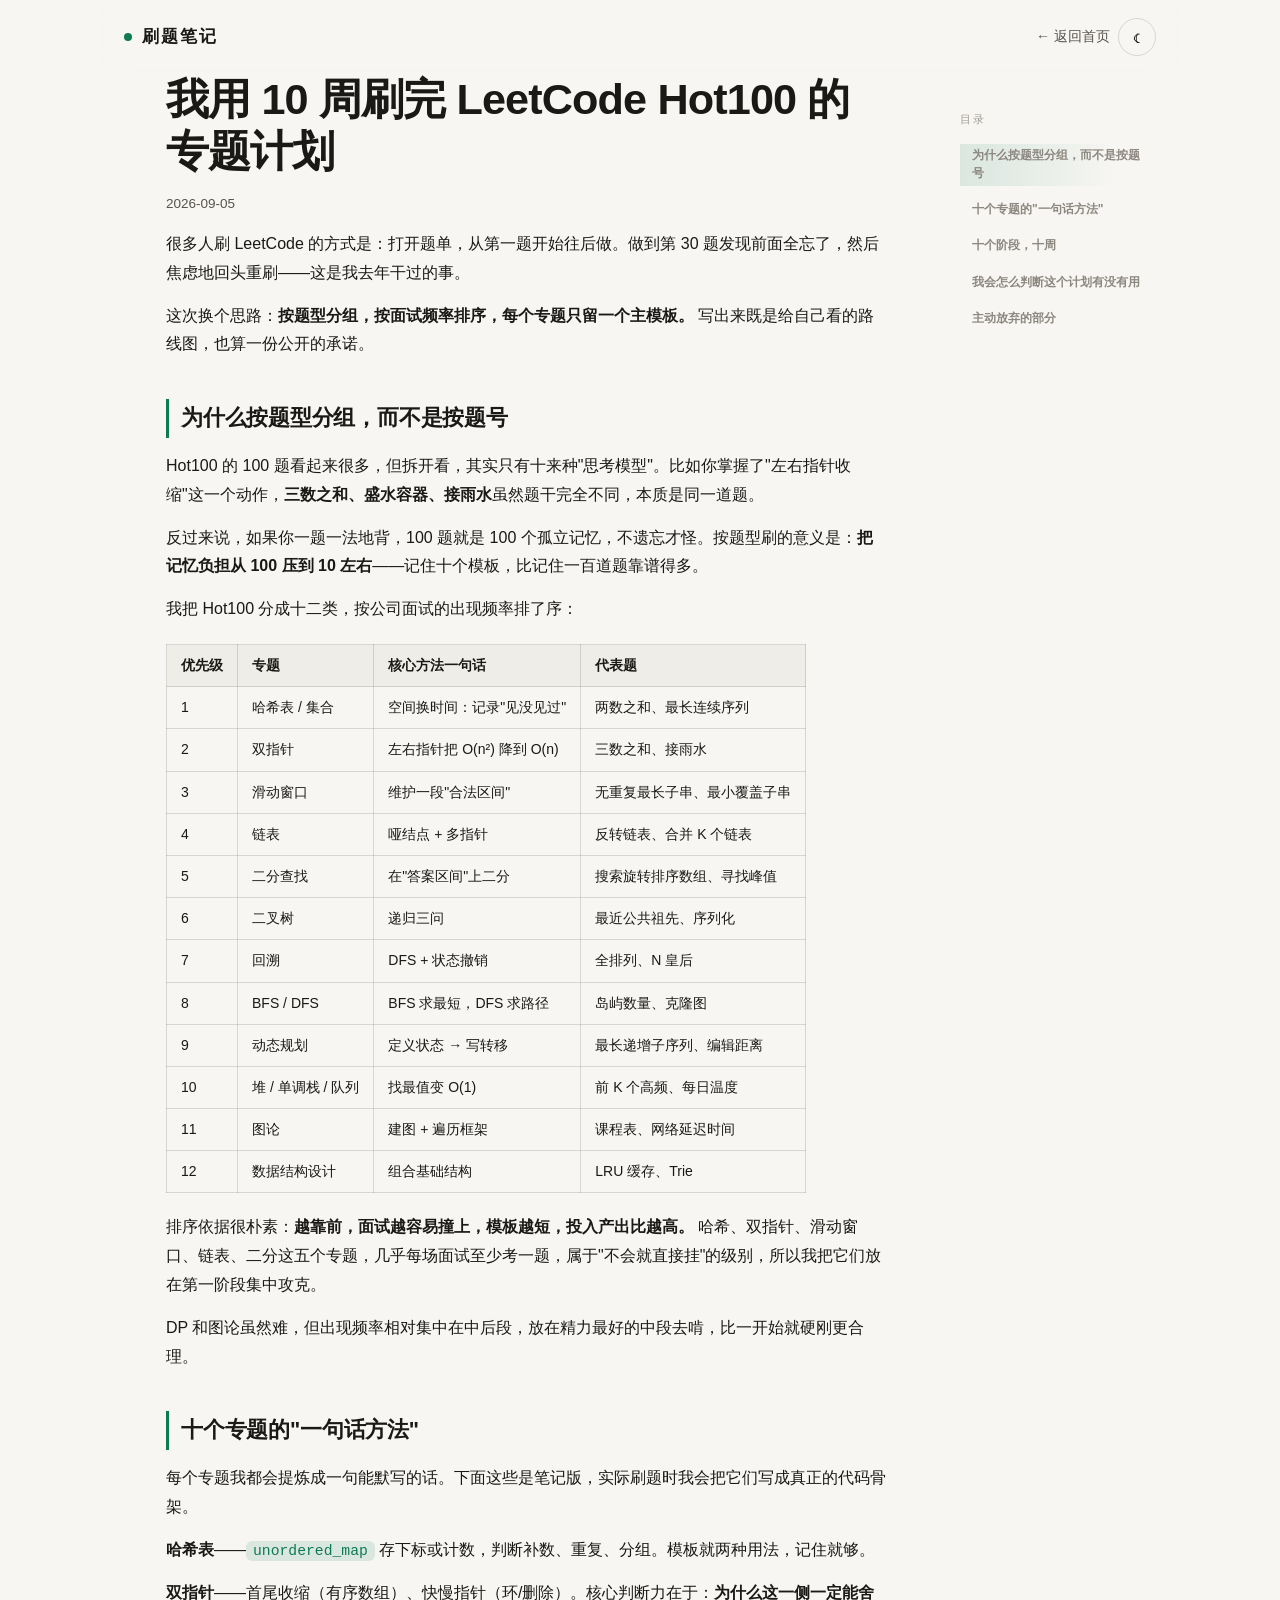
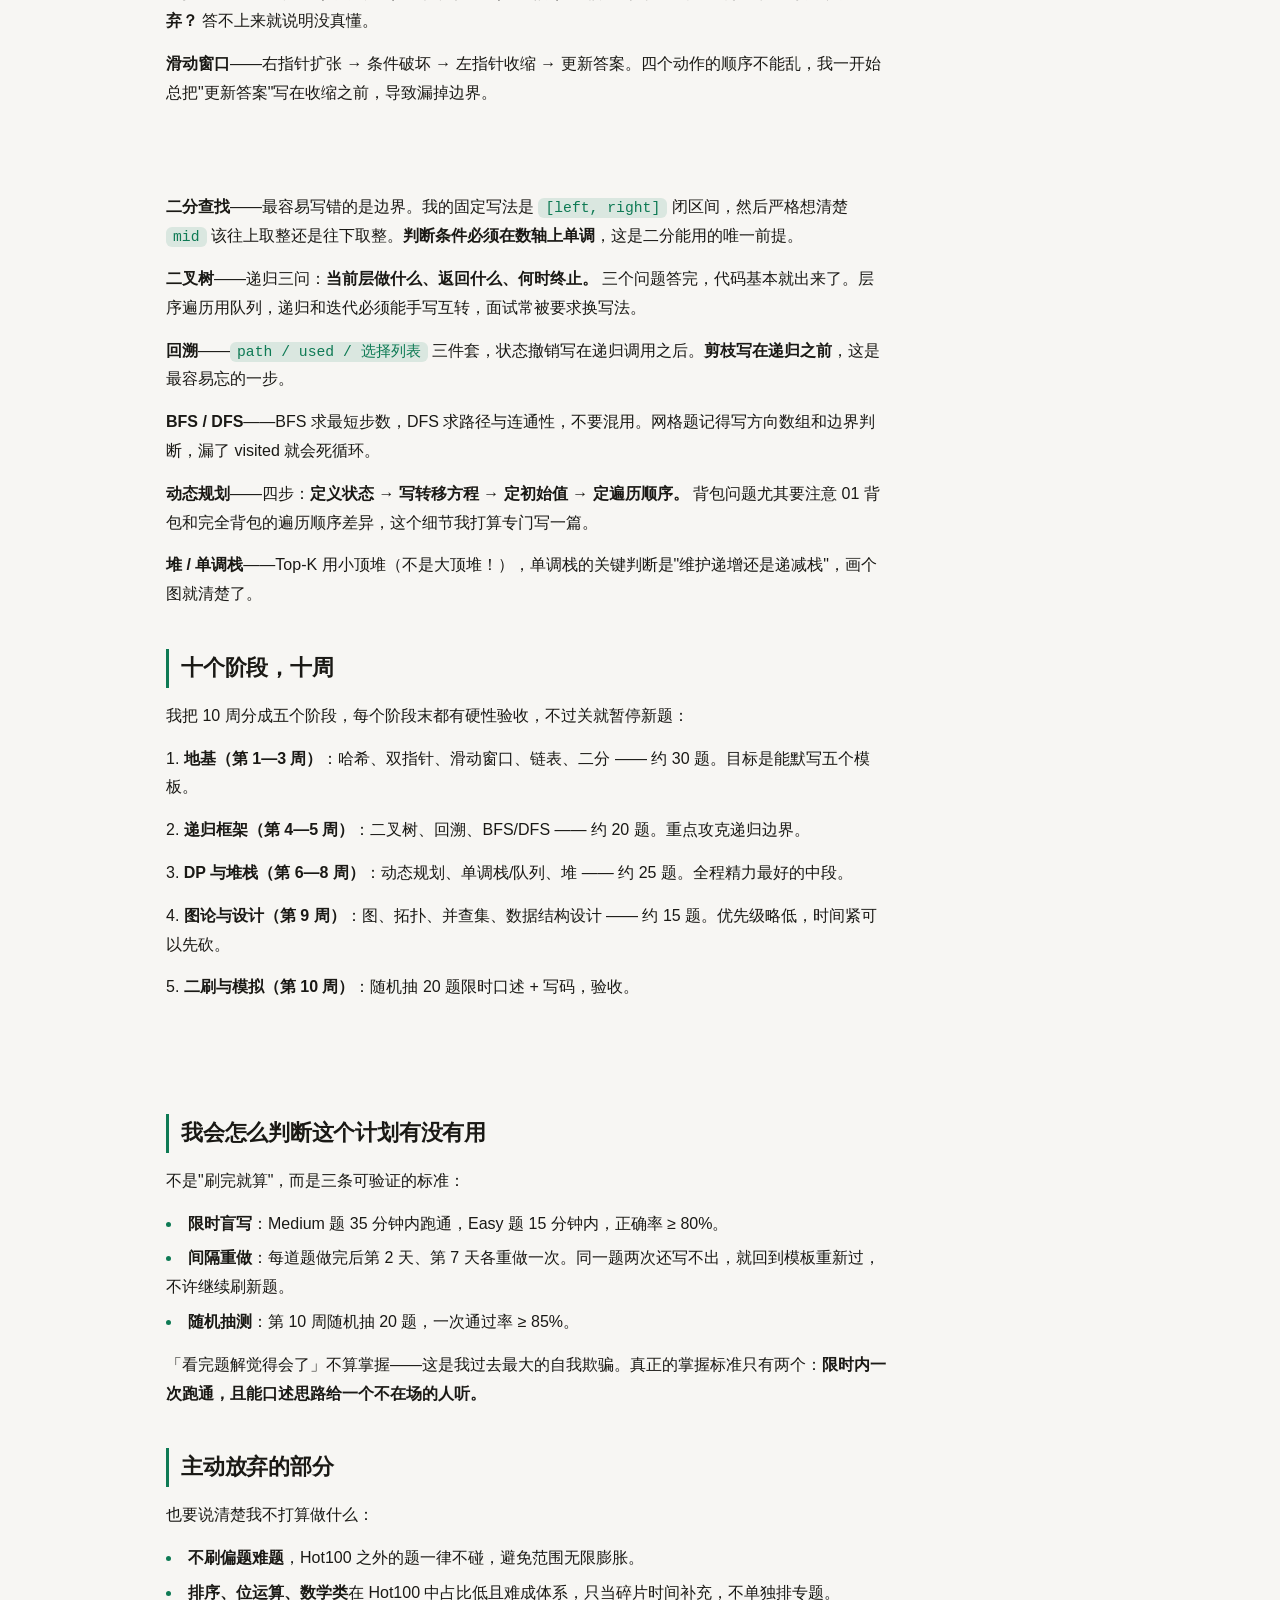
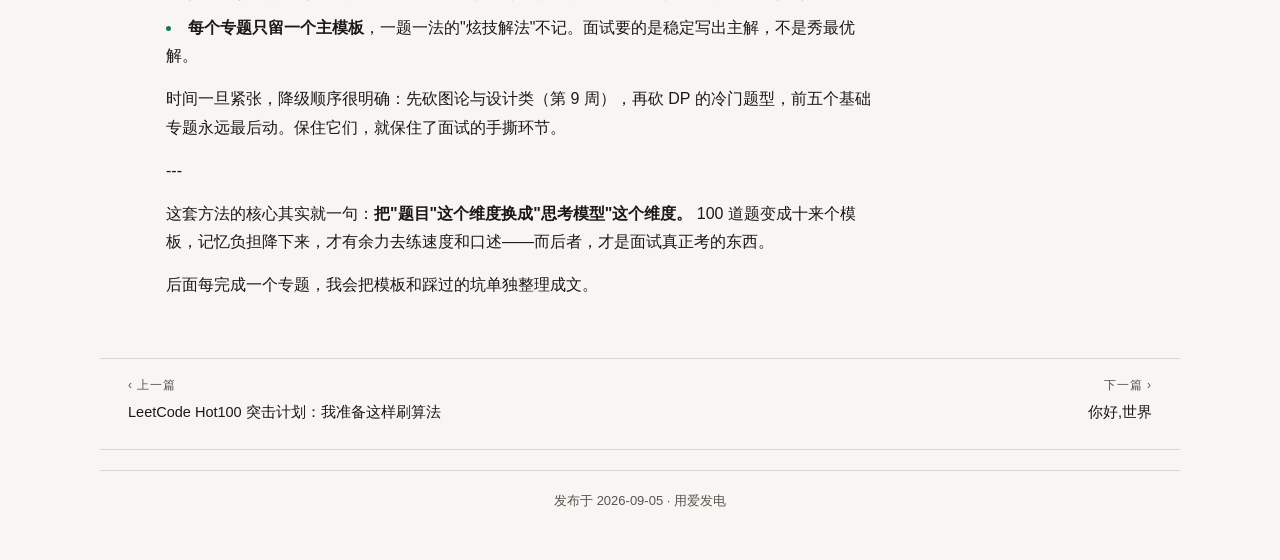
<file: 2026-09-05-leetcode-hot100-plan.html>
<!DOCTYPE html>
<html lang="zh-CN"><head><meta charset="UTF-8">
<meta name="viewport" content="width=device-width,initial-scale=1">
<title>我用 10 周刷完 LeetCode Hot100 的专题计划 · 刷题笔记</title>
<link rel="stylesheet" href="style.css">
</head><body>
<div class="scroll-progress" id="scroll-progress" aria-hidden="true"></div>
<header class="site">
  <a class="brand" href="index.html">刷题笔记</a>
  <div class="head-actions">
    <a class="back-link" href="index.html">← 返回首页</a>
    <button class="icon-btn" id="theme-toggle" type="button" aria-label="切换深浅主题">☾</button>
  </div>
</header>
<main class="post">
  <article class="post-body">
    <h1>我用 10 周刷完 LeetCode Hot100 的专题计划</h1>
    <p class="post-date">2026-09-05</p>
    <p>很多人刷 LeetCode 的方式是：打开题单，从第一题开始往后做。做到第 30 题发现前面全忘了，然后焦虑地回头重刷——这是我去年干过的事。</p>
<p>这次换个思路：<strong>按题型分组，按面试频率排序，每个专题只留一个主模板。</strong> 写出来既是给自己看的路线图，也算一份公开的承诺。</p>
<h2 id="sec-1">为什么按题型分组，而不是按题号</h2>
<p>Hot100 的 100 题看起来很多，但拆开看，其实只有十来种&quot;思考模型&quot;。比如你掌握了&quot;左右指针收缩&quot;这一个动作，<strong>三数之和、盛水容器、接雨水</strong>虽然题干完全不同，本质是同一道题。</p>
<p>反过来说，如果你一题一法地背，100 题就是 100 个孤立记忆，不遗忘才怪。按题型刷的意义是：<strong>把记忆负担从 100 压到 10 左右</strong>——记住十个模板，比记住一百道题靠谱得多。</p>
<p>我把 Hot100 分成十二类，按公司面试的出现频率排了序：</p>
<table>
<tr><th>优先级</th><th>专题</th><th>核心方法一句话</th><th>代表题</th></tr>
<tr><td>1</td><td>哈希表 / 集合</td><td>空间换时间：记录&quot;见没见过&quot;</td><td>两数之和、最长连续序列</td></tr>
<tr><td>2</td><td>双指针</td><td>左右指针把 O(n²) 降到 O(n)</td><td>三数之和、接雨水</td></tr>
<tr><td>3</td><td>滑动窗口</td><td>维护一段&quot;合法区间&quot;</td><td>无重复最长子串、最小覆盖子串</td></tr>
<tr><td>4</td><td>链表</td><td>哑结点 + 多指针</td><td>反转链表、合并 K 个链表</td></tr>
<tr><td>5</td><td>二分查找</td><td>在&quot;答案区间&quot;上二分</td><td>搜索旋转排序数组、寻找峰值</td></tr>
<tr><td>6</td><td>二叉树</td><td>递归三问</td><td>最近公共祖先、序列化</td></tr>
<tr><td>7</td><td>回溯</td><td>DFS + 状态撤销</td><td>全排列、N 皇后</td></tr>
<tr><td>8</td><td>BFS / DFS</td><td>BFS 求最短，DFS 求路径</td><td>岛屿数量、克隆图</td></tr>
<tr><td>9</td><td>动态规划</td><td>定义状态 → 写转移</td><td>最长递增子序列、编辑距离</td></tr>
<tr><td>10</td><td>堆 / 单调栈 / 队列</td><td>找最值变 O(1)</td><td>前 K 个高频、每日温度</td></tr>
<tr><td>11</td><td>图论</td><td>建图 + 遍历框架</td><td>课程表、网络延迟时间</td></tr>
<tr><td>12</td><td>数据结构设计</td><td>组合基础结构</td><td>LRU 缓存、Trie</td></tr>
</table>
<p>排序依据很朴素：<strong>越靠前，面试越容易撞上，模板越短，投入产出比越高。</strong> 哈希、双指针、滑动窗口、链表、二分这五个专题，几乎每场面试至少考一题，属于&quot;不会就直接挂&quot;的级别，所以我把它们放在第一阶段集中攻克。</p>
<p>DP 和图论虽然难，但出现频率相对集中在中后段，放在精力最好的中段去啃，比一开始就硬刚更合理。</p>
<h2 id="sec-2">十个专题的&quot;一句话方法&quot;</h2>
<p>每个专题我都会提炼成一句能默写的话。下面这些是笔记版，实际刷题时我会把它们写成真正的代码骨架。</p>
<p><strong>哈希表</strong>——<code>unordered_map</code> 存下标或计数，判断补数、重复、分组。模板就两种用法，记住就够。</p>
<p><strong>双指针</strong>——首尾收缩（有序数组）、快慢指针（环/删除）。核心判断力在于：<strong>为什么这一侧一定能舍弃？</strong> 答不上来就说明没真懂。</p>
<p><strong>滑动窗口</strong>——右指针扩张 → 条件破坏 → 左指针收缩 → 更新答案。四个动作的顺序不能乱，我一开始总把&quot;更新答案&quot;写在收缩之前，导致漏掉边界。</p>
<p><strong>链表</strong>——<strong>永远用哑结点（dummy）</strong>。这是我踩过最多次的坑：不带头结点特判，改着改着就把 <code>head</code> 弄丢了。加上 <code>dummy</code> 之后，插入和删除统一成一种写法。</p>
<p><strong>二分查找</strong>——最容易写错的是边界。我的固定写法是 <code>[left, right]</code> 闭区间，然后严格想清楚 <code>mid</code> 该往上取整还是往下取整。<strong>判断条件必须在数轴上单调</strong>，这是二分能用的唯一前提。</p>
<p><strong>二叉树</strong>——递归三问：<strong>当前层做什么、返回什么、何时终止。</strong> 三个问题答完，代码基本就出来了。层序遍历用队列，递归和迭代必须能手写互转，面试常被要求换写法。</p>
<p><strong>回溯</strong>——<code>path / used / 选择列表</code> 三件套，状态撤销写在递归调用之后。<strong>剪枝写在递归之前</strong>，这是最容易忘的一步。</p>
<p><strong>BFS / DFS</strong>——BFS 求最短步数，DFS 求路径与连通性，不要混用。网格题记得写方向数组和边界判断，漏了 visited 就会死循环。</p>
<p><strong>动态规划</strong>——四步：<strong>定义状态 → 写转移方程 → 定初始值 → 定遍历顺序。</strong> 背包问题尤其要注意 01 背包和完全背包的遍历顺序差异，这个细节我打算专门写一篇。</p>
<p><strong>堆 / 单调栈</strong>——Top-K 用小顶堆（不是大顶堆！），单调栈的关键判断是&quot;维护递增还是递减栈&quot;，画个图就清楚了。</p>
<h2 id="sec-3">十个阶段，十周</h2>
<p>我把 10 周分成五个阶段，每个阶段末都有硬性验收，不过关就暂停新题：</p>
<p>1. <strong>地基（第 1—3 周）</strong>：哈希、双指针、滑动窗口、链表、二分 —— 约 30 题。目标是能默写五个模板。</p>
<p>2. <strong>递归框架（第 4—5 周）</strong>：二叉树、回溯、BFS/DFS —— 约 20 题。重点攻克递归边界。</p>
<p>3. <strong>DP 与堆栈（第 6—8 周）</strong>：动态规划、单调栈/队列、堆 —— 约 25 题。全程精力最好的中段。</p>
<p>4. <strong>图论与设计（第 9 周）</strong>：图、拓扑、并查集、数据结构设计 —— 约 15 题。优先级略低，时间紧可以先砍。</p>
<p>5. <strong>二刷与模拟（第 10 周）</strong>：随机抽 20 题限时口述 + 写码，验收。</p>
<p>每周日下午固定做 90 分钟限时模拟——不查资料、不切屏，完全按面试状态来。这个安排参考了完整的执行表（含逐日任务、错题记录与模拟成绩填写位），我放在同目录的配套表格里了。</p>
<h2 id="sec-4">我会怎么判断这个计划有没有用</h2>
<p>不是&quot;刷完就算&quot;，而是三条可验证的标准：</p>
<li><strong>限时盲写</strong>：Medium 题 35 分钟内跑通，Easy 题 15 分钟内，正确率 ≥ 80%。</li>
<li><strong>间隔重做</strong>：每道题做完后第 2 天、第 7 天各重做一次。同一题两次还写不出，就回到模板重新过，不许继续刷新题。</li>
<li><strong>随机抽测</strong>：第 10 周随机抽 20 题，一次通过率 ≥ 85%。</li>
<p>「看完题解觉得会了」不算掌握——这是我过去最大的自我欺骗。真正的掌握标准只有两个：<strong>限时内一次跑通，且能口述思路给一个不在场的人听。</strong></p>
<h2 id="sec-5">主动放弃的部分</h2>
<p>也要说清楚我不打算做什么：</p>
<li><strong>不刷偏题难题</strong>，Hot100 之外的题一律不碰，避免范围无限膨胀。</li>
<li><strong>排序、位运算、数学类</strong>在 Hot100 中占比低且难成体系，只当碎片时间补充，不单独排专题。</li>
<li><strong>每个专题只留一个主模板</strong>，一题一法的&quot;炫技解法&quot;不记。面试要的是稳定写出主解，不是秀最优解。</li>
<p>时间一旦紧张，降级顺序很明确：先砍图论与设计类（第 9 周），再砍 DP 的冷门题型，前五个基础专题永远最后动。保住它们，就保住了面试的手撕环节。</p>
<p>---</p>
<p>这套方法的核心其实就一句：<strong>把&quot;题目&quot;这个维度换成&quot;思考模型&quot;这个维度。</strong> 100 道题变成十来个模板，记忆负担降下来，才有余力去练速度和口述——而后者，才是面试真正考的东西。</p>
<p>后面每完成一个专题，我会把模板和踩过的坑单独整理成文。</p>
  </article>
  <aside class="toc" aria-label="目录"><p class="toc-title">目录</p><ol class="toc-list"><li class="toc-h2"><a href="#sec-1">为什么按题型分组，而不是按题号</a></li><li class="toc-h2"><a href="#sec-2">十个专题的"一句话方法"</a></li><li class="toc-h2"><a href="#sec-3">十个阶段，十周</a></li><li class="toc-h2"><a href="#sec-4">我会怎么判断这个计划有没有用</a></li><li class="toc-h2"><a href="#sec-5">主动放弃的部分</a></li></ol></aside>
</main>
<nav class="pager">
  <span class="prev"><a href="2026-09-05-hot100-roadmap.html" title="LeetCode Hot100 突击计划：我准备这样刷算法"><span class="lbl">‹ 上一篇</span>LeetCode Hot100 突击计划：我准备这样刷算法</a></span>
  <span class="next"><a href="2026-09-04-hello-world.html" title="你好,世界"><span class="lbl">下一篇 ›</span>你好,世界</a></span>
</nav>
<footer>发布于 2026-09-05 · 用爱发电</footer>
<button class="top-btn" id="back-to-top" type="button" aria-label="回到顶部" hidden>↑</button>
<script src="script.js"></script>
</body></html>
</file>
<file: style.css>
/* =========================================================
   刷题笔记 · 博客样式
   设计语言借鉴 dillinger.tv：深色极简、大字排版、留白、
   克制的动效（上浮 reveal / 阅读进度 / 平滑滚动）。
   深浅两套主题通过 <html data-theme="..."> 切换。
   ========================================================= */

/* ---------- 主题变量 ---------- */
:root {
  --bg: #f7f6f3;            /* 浅色背景（暖纸白） */
  --bg-soft: #efede8;       /* 次级背景 */
  --fg: #1a1915;            /* 主文字 */
  --fg-soft: #57534e;       /* 次级文字 */
  --hair: rgba(26, 25, 21, .14);  /* 分隔线 */
  --accent: #0e7a54;        /* 强调绿 */
  --accent-soft: rgba(14, 122, 84, .12);
  --code-bg: #f0efea;
  --code-fg: #35322c;
  --shadow: 0 18px 50px rgba(26, 25, 21, .10);
  --wrap: 1080px;           /* 内容区统一宽度 */
  --post-body: 720px;       /* 文章正文列宽 */
  --toc-w: 196px;           /* 目录列宽 */
  --toc-link: #a29d95;      /* 目录文字（浅色主题下刻意调浅） */
  --toc-link-h2: #8c877f;
  --toc-dash: rgba(26, 25, 21, .10);
}
:root[data-theme="dark"] {
  --bg: #0c0c0b;            /* 近黑（类似 dillinger） */
  --bg-soft: #151513;
  --fg: #ecebe6;
  --fg-soft: #8f8b84;
  --hair: rgba(236, 235, 230, .15);
  --accent: #6fe0a3;        /* 亮绿点缀 */
  --accent-soft: rgba(111, 224, 163, .13);
  --code-bg: #171714;
  --code-fg: #d8d6ce;
  --shadow: 0 18px 60px rgba(0, 0, 0, .55);
  --toc-link: #5d5953;      /* 目录文字（深色主题下刻意压暗） */
  --toc-link-h2: #74706a;
  --toc-dash: rgba(236, 235, 230, .12);
}

/* ---------- 基础 ---------- */
* { box-sizing: border-box; }
html { scroll-behavior: smooth; }
@media (prefers-reduced-motion: reduce) {
  html { scroll-behavior: auto; }
  *, *::before, *::after { transition: none !important; animation: none !important; }
}

body {
  margin: 0;
  font-family: -apple-system, BlinkMacSystemFont, "Segoe UI", "PingFang SC",
               "Hiragino Sans GB", "Microsoft YaHei", sans-serif;
  background: var(--bg);
  color: var(--fg);
  line-height: 1.8;
  font-size: 16px;
  transition: background .35s ease, color .35s ease;
  -webkit-font-smoothing: antialiased;
}

a { color: var(--accent); text-decoration: none; }

::selection { background: var(--accent); color: var(--bg); }

/* 阅读进度条 */
.scroll-progress {
  position: fixed; inset: 0 0 auto 0; height: 2px; z-index: 60;
  background: transparent;
}
.scroll-progress::after {
  content: ""; display: block; height: 100%;
  background: var(--accent);
  transform: scaleX(0); transform-origin: left;
  transition: transform .12s linear;
}

/* ---------- 顶栏 ---------- */
header.site {
  position: sticky; top: 0; z-index: 50;
  display: flex; align-items: center; justify-content: space-between;
  max-width: var(--wrap); margin: 0 auto; padding: 18px 24px;
  background: color-mix(in srgb, var(--bg) 82%, transparent);
  -webkit-backdrop-filter: blur(14px);
  backdrop-filter: blur(14px);
}
header.site .brand {
  font-size: 17px; font-weight: 700; letter-spacing: .12em;
  color: var(--fg); text-decoration: none;
}
header.site .brand::before {
  content: ""; display: inline-block; width: 8px; height: 8px;
  margin-right: 10px; border-radius: 50%;
  background: var(--accent);
  vertical-align: 1px;
  transition: transform .3s cubic-bezier(.22, 1, .36, 1);
}
header.site .brand:hover::before { transform: scale(1.6); }
header.site .back-link { color: var(--fg-soft); font-size: 14px; }

.head-actions { display: flex; align-items: center; gap: 8px; }

/* 圆形按钮（借鉴 dillinger 右上角圆钮） */
.icon-btn, .top-btn {
  border: 1px solid var(--hair); border-radius: 50%;
  background: transparent; color: var(--fg);
  width: 38px; height: 38px; display: inline-flex;
  align-items: center; justify-content: center;
  cursor: pointer; font-size: 15px; line-height: 1;
  transition: border-color .25s, color .25s, transform .25s cubic-bezier(.22,1,.36,1),
              background .25s;
}
.icon-btn:hover, .top-btn:hover {
  border-color: var(--accent); color: var(--accent); transform: translateY(-2px);
}
.icon-btn:active, .top-btn:active { transform: translateY(0) scale(.94); }
.icon-btn:focus-visible, .top-btn:focus-visible {
  outline: 2px solid var(--accent); outline-offset: 3px;
}

/* 返回顶部：固定在右下角 */
.top-btn { position: fixed; right: 26px; bottom: 26px; z-index: 60; }
.top-btn[hidden] { display: none; }

/* ---------- 首页 Hero ---------- */
.hero { max-width: var(--wrap); margin: 0 auto; padding: 64px 24px 26px; }
.hero h1 {
  margin: 0 0 12px;
  font-size: clamp(2.6rem, 7.5vw, 4.6rem);
  font-weight: 800; letter-spacing: -.02em; line-height: 1.08;
  text-transform: uppercase;
}
.hero h1 .dot { color: var(--accent); }
.hero .tagline { margin: 0; color: var(--fg-soft); font-size: 17px; }

/* ---------- 首页文章列表（巨行排版） ---------- */
main { max-width: var(--wrap); margin: 0 auto; padding: 0 24px 40px; }

.post-list { list-style: none; margin: 0; padding: 0; }
.post-list li {
  position: relative;
  display: grid; grid-template-columns: 92px 1fr; gap: 20px;
  padding: 22px 6px; align-items: baseline;
  border-bottom: 1px solid var(--hair);
}
.post-list li:first-child { border-top: 1px solid var(--hair); }
/* 悬停时顶部分隔线亮起并滑动，增强"可点"的反馈 */
.post-list li::before {
  content: ""; position: absolute; top: 0; left: 0;
  width: 0; height: 2px; background: var(--accent);
  transition: width .4s cubic-bezier(.22,1,.36,1);
}
.post-list li:hover::before { width: 100%; }
.post-list time {
  color: var(--fg-soft); font-size: 13px;
  font-variant-numeric: tabular-nums; letter-spacing: .04em;
}
.post-list .entry { display: block; min-width: 0; }
.post-list h2 {
  margin: 0 0 6px; font-size: clamp(1.25rem, 3vw, 1.75rem);
  font-weight: 700; letter-spacing: -.01em; line-height: 1.35;
  transition: transform .35s cubic-bezier(.22,1,.36,1), color .3s;
  will-change: transform;
}
.post-list .entry:hover h2 {
  color: var(--accent); transform: translateX(6px);
}
.post-list .excerpt {
  margin: 0; color: var(--fg-soft); font-size: 14.5px;
  overflow: hidden; text-overflow: ellipsis;
  display: -webkit-box; -webkit-line-clamp: 2; -webkit-box-orient: vertical;
}

/* 上浮 reveal 动效 */
.reveal { opacity: 0; transform: translateY(26px); }
.reveal.in {
  opacity: 1; transform: translateY(0);
  transition: opacity .7s ease, transform .7s cubic-bezier(.22,1,.36,1);
}

/* ---------- 分页条 ---------- */
.pagination { margin: 28px 0 8px; text-align: center; font-size: 14px; }
.pagination a, .pagination span {
  display: inline-block; min-width: 32px; height: 32px; line-height: 30px;
  margin: 0 3px; padding: 0 8px; border-radius: 50%;
  color: var(--fg-soft); text-decoration: none;
  border: 1px solid transparent;
  transition: color .25s, border-color .25s, transform .25s cubic-bezier(.22,1,.36,1);
}
.pagination a:hover {
  color: var(--accent); border-color: var(--accent);
  transform: translateY(-2px);
}
.pagination .cur {
  color: var(--bg); font-weight: 700;
  background: var(--accent); border-color: var(--accent);
}
.pagination .disabled, .pagination .ellipsis { color: var(--fg-soft); opacity: .5; }
.pagination .pager-label { display: block; width: 100%; margin-bottom: 8px;
  color: var(--fg-soft); font-size: 12.5px; letter-spacing: .05em; }

/* ---------- 文章正文（正文居中 + 目录靠右 sticky 不压底栏） ---------- */
main.post {
  display: grid;
  grid-template-columns: 1fr var(--toc-w);
  gap: 32px;
  align-items: start;
  max-width: var(--wrap); margin: 0 auto; padding: 0 24px 8px;
}
main.post.no-toc {
  display: block;
  max-width: var(--post-body);
}
.post-body {
  min-width: 0; width: 100%; max-width: var(--post-body); margin: 0 auto;
}
.post h1 {
  margin: 0 0 8px; font-size: clamp(1.9rem, 5vw, 2.7rem);
  font-weight: 800; letter-spacing: -.02em; line-height: 1.2;
}
.post h2 {
  margin: 40px 0 12px; font-size: 1.35rem; font-weight: 700;
  letter-spacing: -.01em;
  border-left: 3px solid var(--accent); padding-left: 12px;
  scroll-margin-top: 84px;
}
.post h3 { margin: 30px 0 8px; font-size: 1.1rem; scroll-margin-top: 84px; }
.post p { margin: 14px 0; }
.post > h1:first-child { margin-top: 26px; }

.post-date { color: var(--fg-soft); font-size: 13.5px; margin: 4px 0 28px; }

/* 右侧锚点目录：小字、低对比、随正文滚动吸顶，到底随正文退场（不压底栏） */
aside.toc {
  position: sticky; top: 96px; align-self: start;
  width: var(--toc-w);
  max-height: calc(100vh - 130px); overflow-y: auto;
  scrollbar-width: thin;
  scrollbar-color: transparent transparent;
  pointer-events: auto;
}
aside.toc::-webkit-scrollbar { width: 4px; }
aside.toc::-webkit-scrollbar-thumb { background: transparent; border-radius: 2px; }
aside.toc:hover::-webkit-scrollbar-thumb { background: var(--hair); }
.toc-title {
  margin: 0 0 12px; font-size: 11px; letter-spacing: .2em;
  color: var(--toc-link); text-transform: uppercase;
}
aside.toc .toc-list { list-style: none; margin: 0; padding: 0; }
.toc-list li { margin: 0; }
.toc-list a {
  display: block; padding: 3.5px 10px; color: var(--toc-link);
  font-size: 12px; line-height: 1.45; text-decoration: none;
  border-left: 2px solid transparent;
  margin-left: -2px; padding-left: 12px;
  transition: color .25s, border-color .25s, background .25s;
}
.toc-list li.toc-h2 + li.toc-h2 { margin-top: 6px; padding-top: 6px; }
.toc-list li.toc-h2 a { font-weight: 600; color: var(--toc-link-h2); }
.toc-list li.toc-h3 { padding-left: 12px; }
.toc-list li.toc-h3 a { color: var(--toc-link); font-weight: 400; }
.toc-list a:hover { color: var(--accent); }
.toc-list a.active {
  color: var(--accent); border-left-color: var(--accent);
  background: linear-gradient(90deg, var(--accent-soft), transparent 80%);
}

/* 正文里的普通链接带下划线；目录链接除外 */
.post-body a { text-decoration: none; box-shadow: inset 0 -1px 0 var(--accent); }
.post-body a:hover { color: var(--accent); }
aside.toc a { box-shadow: none; }

.post pre {
  background: var(--code-bg); color: var(--code-fg);
  padding: 18px; border-radius: 10px; overflow-x: auto;
  font-size: 13.5px; line-height: 1.7;
  box-shadow: inset 0 0 0 1px var(--hair);
}
.post code {
  font-family: ui-monospace, SFMono-Regular, "SF Mono", Menlo, Consolas, monospace;
  font-size: .92em;
}
p code, li code, td code {
  background: var(--accent-soft); color: var(--accent);
  padding: 2px 7px; border-radius: 6px; font-size: .88em;
}
.post pre code { background: none; color: inherit; padding: 0; }

.post blockquote {
  margin: 20px 0; padding: 4px 0 4px 20px;
  border-left: 3px solid var(--accent);
  color: var(--fg-soft); font-style: italic;
}

/* 表格 */
.post table {
  border-collapse: collapse; width: 100%; font-size: 14px;
  margin: 20px 0; display: block; overflow-x: auto;
}
th, td { border: 1px solid var(--hair); padding: 8px 14px; text-align: left; }
th { background: var(--bg-soft); font-weight: 600; }

.post ul, .post ol { padding-left: 1.4em; }
.post li { margin: 6px 0; }
.post li::marker { color: var(--accent); }

/* ---------- 上下篇导航 ---------- */
nav.pager {
  max-width: var(--wrap); margin: 36px auto 8px;
  padding: 16px 24px;
  display: flex; justify-content: space-between; gap: 16px;
  border-top: 1px solid var(--hair); border-bottom: 1px solid var(--hair);
}
nav.pager .prev, nav.pager .next { flex: 1; font-size: 14.5px; min-width: 0; }
nav.pager .next { text-align: right; }
nav.pager a { color: var(--fg); display: inline-block; max-width: 100%;
  overflow: hidden; text-overflow: ellipsis; white-space: nowrap;
  transition: color .25s, transform .25s; }
nav.pager .prev a { padding-left: 4px; }
nav.pager .next a { padding-right: 4px; }
nav.pager .prev a:hover { color: var(--accent); transform: translateX(-3px); }
nav.pager .next a:hover { color: var(--accent); transform: translateX(3px); }
nav.pager .disabled { color: var(--fg-soft); opacity: .55; font-size: 13px; }
nav.pager .lbl { display: block; color: var(--fg-soft); font-size: 12px;
  letter-spacing: .08em; text-transform: uppercase; margin-bottom: 2px; }

/* ---------- 页脚 ---------- */
footer {
  max-width: var(--wrap); margin: 20px auto 0; padding: 18px 24px 48px;
  color: var(--fg-soft); font-size: 13px; text-align: center;
  border-top: 1px solid var(--hair);
}
footer a { color: var(--fg-soft); box-shadow: inset 0 -1px 0 var(--hair); }
footer a:hover { color: var(--accent); }

/* ---------- 首页文章 hover 网页缩略预览 ---------- */
.page-preview {
  position: fixed; z-index: 80; width: 380px;
  border-radius: 12px; overflow: hidden;
  background: var(--bg-soft); color: var(--fg);
  border: 1px solid var(--hair);
  box-shadow: var(--shadow);
  opacity: 0; visibility: hidden; transform: translateY(10px) scale(.98);
  transition: opacity .25s ease, transform .3s cubic-bezier(.22,1,.36,1), visibility .25s;
  pointer-events: auto;
}
.page-preview.show { opacity: 1; visibility: visible; transform: translateY(0) scale(1); }
/* 模拟浏览器窗口标题栏 */
.pp-bar {
  display: flex; align-items: center; gap: 6px;
  padding: 9px 12px;
  background: var(--bg);
  border-bottom: 1px solid var(--hair);
}
.pp-bar i {
  width: 9px; height: 9px; border-radius: 50%;
  background: var(--hair);
}
.pp-bar i:nth-child(1) { background: #e5625f; }
.pp-bar i:nth-child(2) { background: #e5b93f; }
.pp-bar i:nth-child(3) { background: #5ec45f; }
.pp-url {
  margin-left: 6px; font-size: 11px; color: var(--fg-soft);
  overflow: hidden; text-overflow: ellipsis; white-space: nowrap;
  font-family: ui-monospace, SFMono-Regular, Menlo, monospace;
}
/* 缩略图显示区：iframe 按真实页面宽度渲染后等比缩小 */
.pp-body {
  position: relative; height: 224px; overflow: hidden;
  background:
    linear-gradient(var(--accent-soft), var(--accent-soft)) center/40px 100% no-repeat,
    var(--bg);
}
.pp-frame {
  position: absolute; left: 0; top: 0;
  width: 1080px; height: 1080px; border: 0;
  transform: scale(calc(380 / 1080)); transform-origin: top left;
  pointer-events: none;
}

/* ---------- 响应式 ---------- */
@media (max-width: 640px) {
  .hero { padding-top: 48px; }
  .hero h1 { font-size: clamp(2.2rem, 11vw, 3.2rem); }
  .post-list li { grid-template-columns: 1fr; gap: 4px; padding: 22px 4px; }
  .post-list time { font-size: 12px; }
  header.site { padding: 14px 16px; }
}

/* 平板/窄屏：目录转为文章顶部的横向标签条 */
@media (max-width: 1180px) {
  main.post { display: flex; flex-direction: column; }
  main.post.no-toc { max-width: var(--post-body); display: block; }
  .post-body { max-width: var(--post-body); margin: 0 auto; width: 100%; }
  /* 标签条放在正文开头、大标题之前 */
  aside.toc {
    order: -1; position: static; align-self: auto;
    max-height: none; overflow: visible;
    border-left: 0; padding-left: 0; margin: 0 auto 8px;
    max-width: var(--post-body); width: 100%;
    top: auto; left: auto;
  }
  aside.toc .toc-title { margin-bottom: 10px; }
  aside.toc .toc-list {
    display: flex; flex-wrap: wrap; gap: 6px;
  }
  aside.toc .toc-list li { margin: 0; }
  aside.toc .toc-list a {
    border: 1px solid var(--hair); border-left-color: var(--hair);
    border-radius: 999px; padding: 3px 12px; margin-left: 0;
    font-size: 12px; font-weight: 400;
    transition: color .2s, border-color .2s, background .2s;
  }
  aside.toc .toc-list li.toc-h3 { padding-left: 0; }
  aside.toc .toc-list li.toc-h2 a { font-weight: 500; }
  aside.toc .toc-list a:hover { transform: none; }
  aside.toc .toc-list a.active {
    background: var(--accent-soft); border-color: var(--accent);
  }
}
</file>
